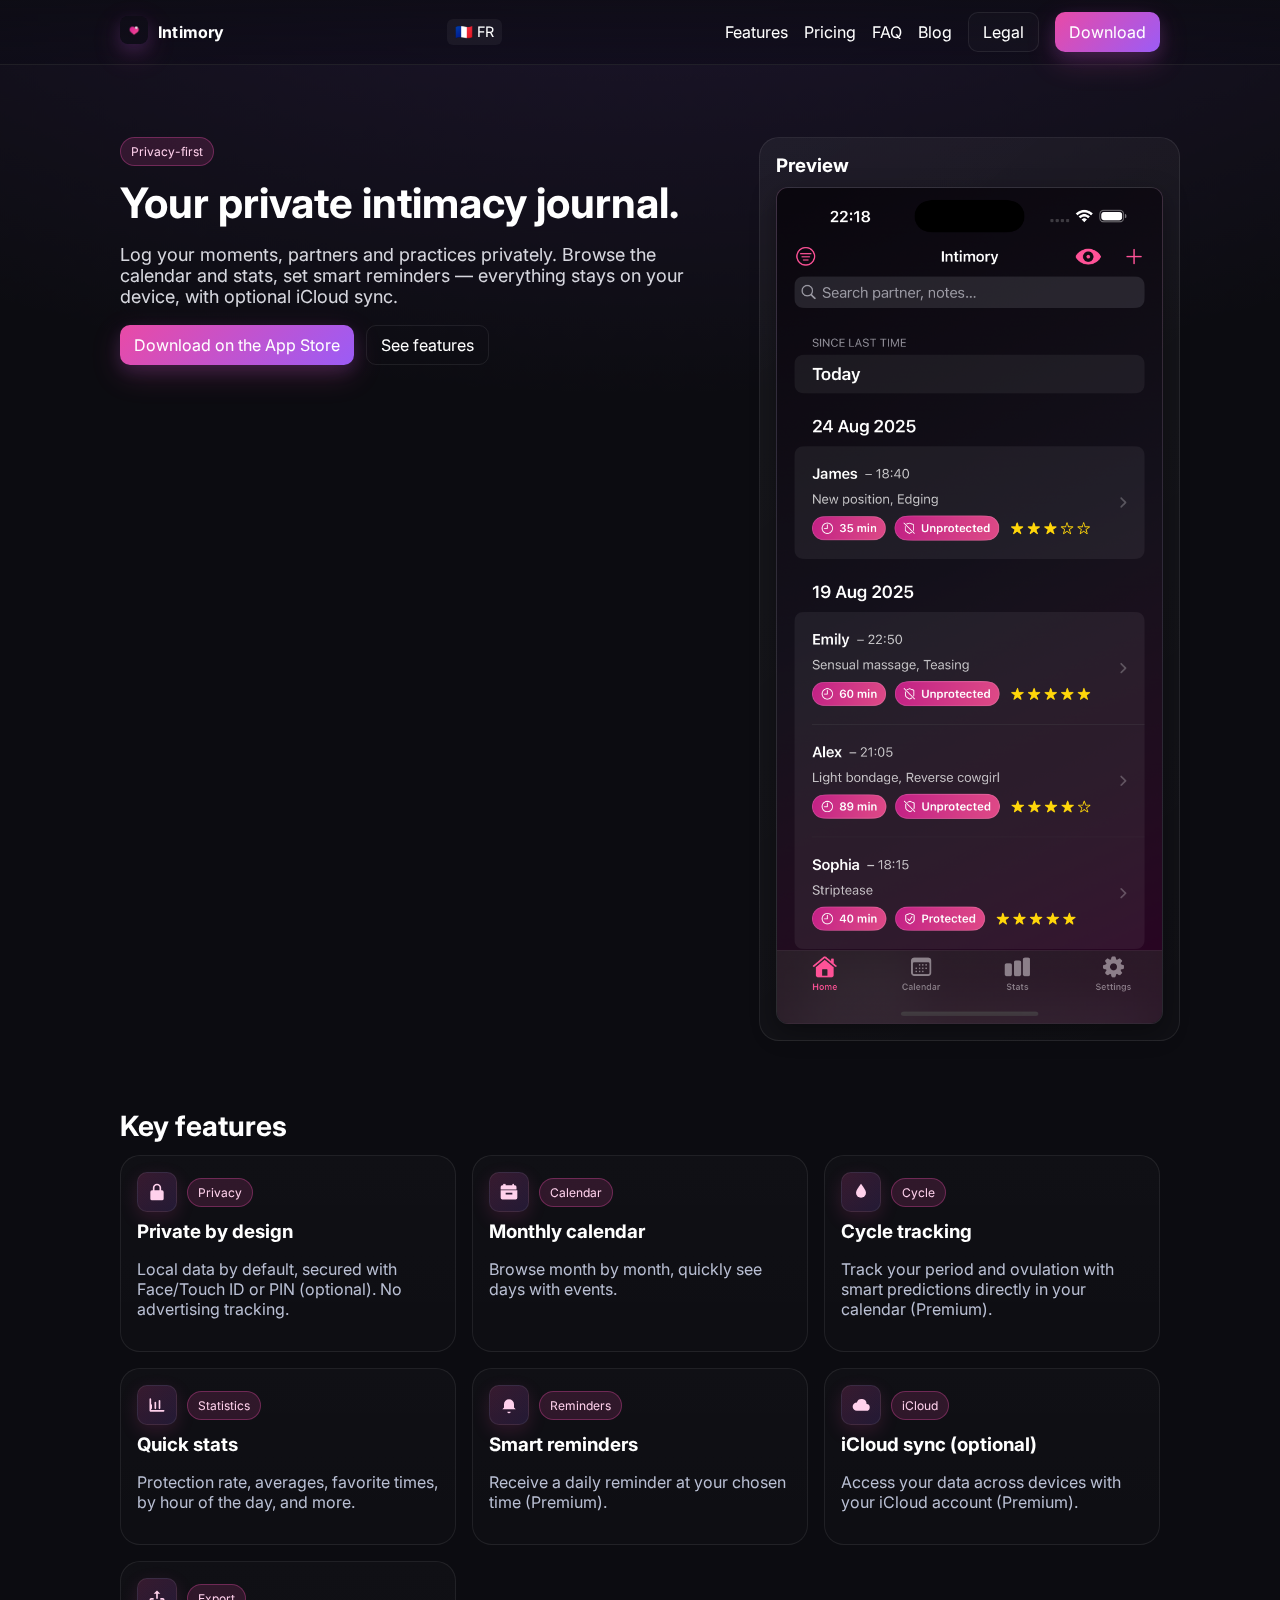
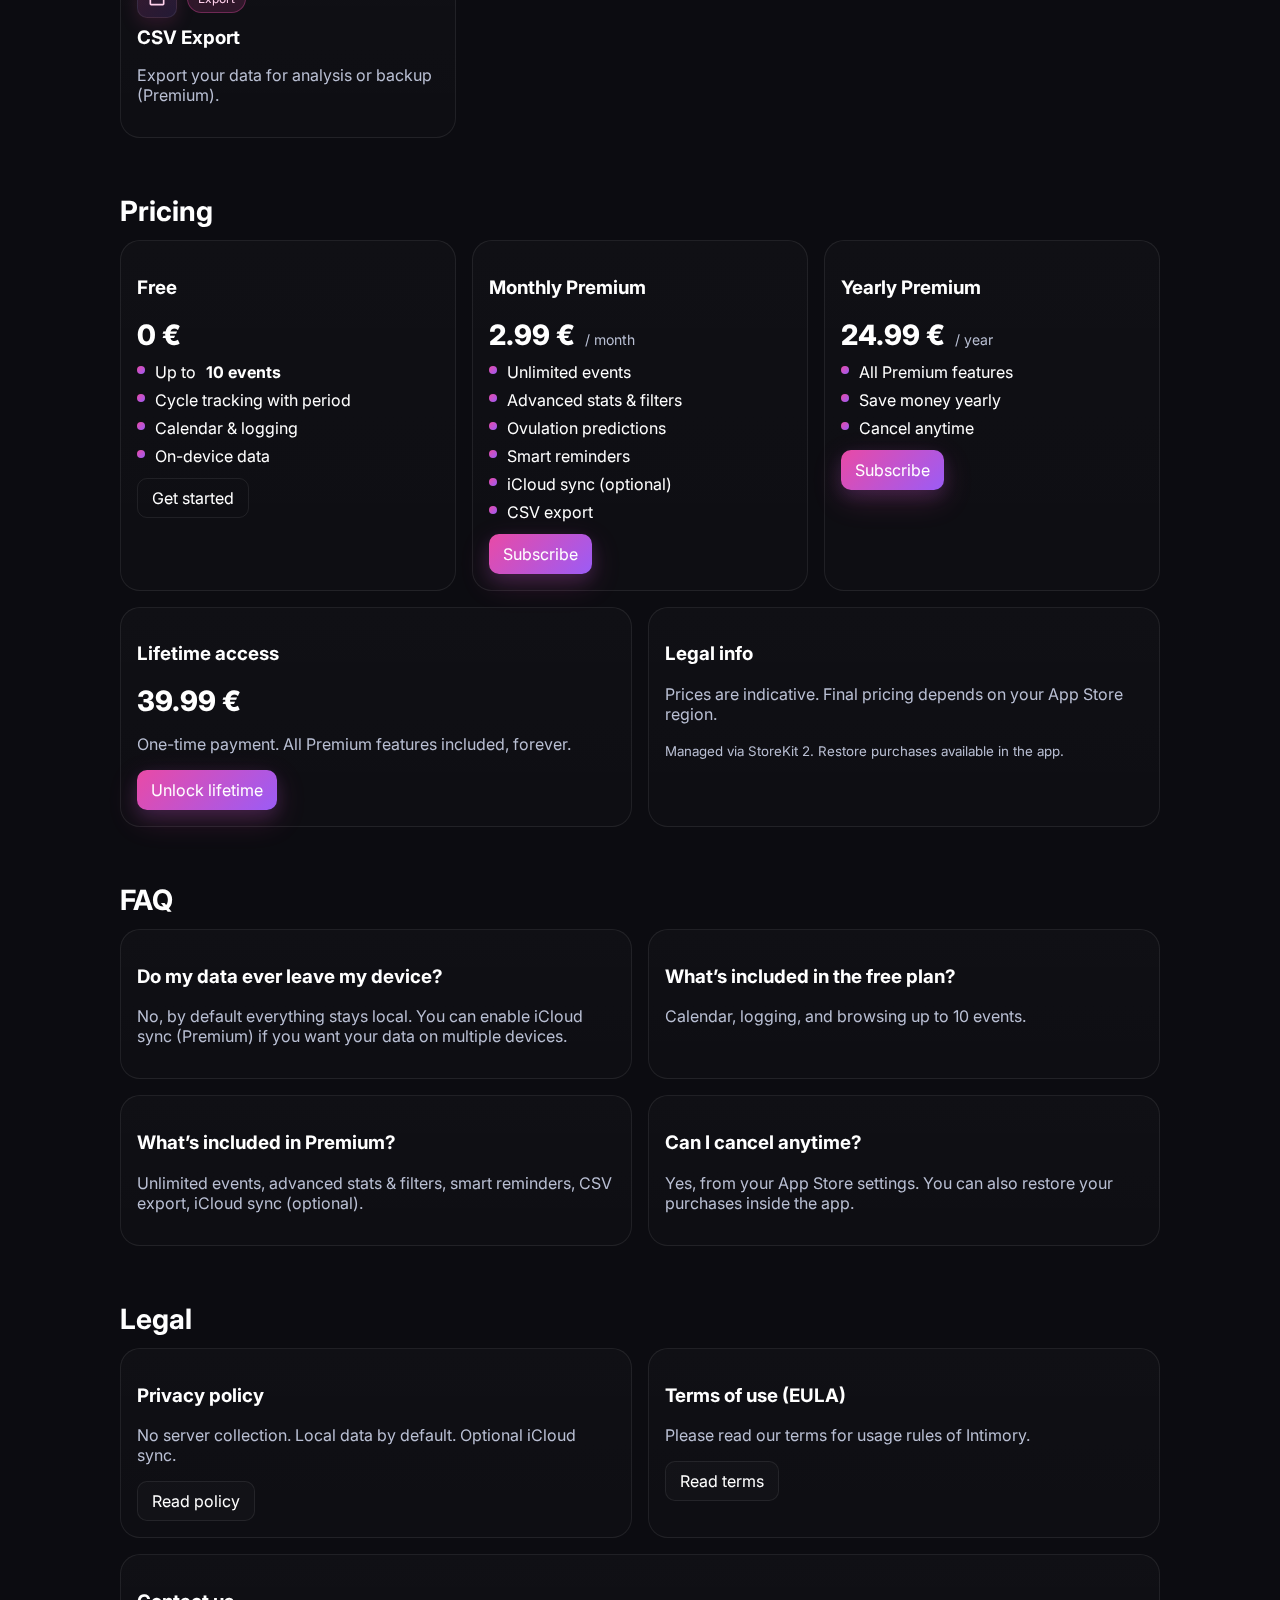
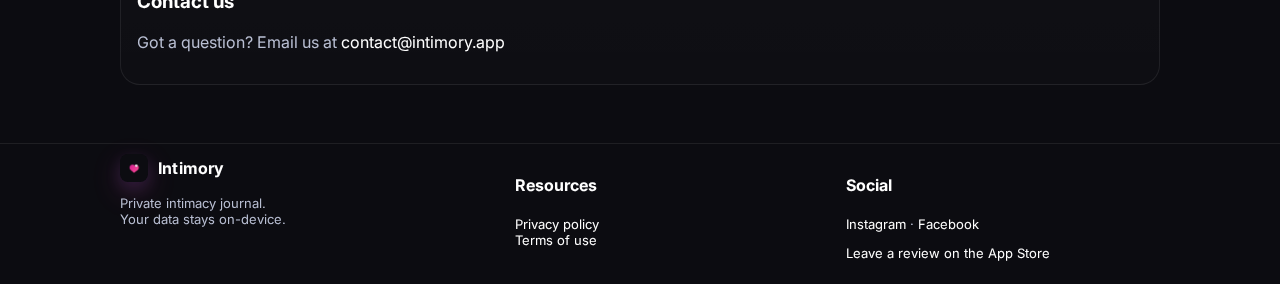
<file: index.html>
<!DOCTYPE html>
<html lang="en">

<head>
    <meta charset="utf-8" />
    <meta name="viewport" content="width=device-width, initial-scale=1" />

    <title>Intimory – Private intimacy journal for iPhone</title>
    <meta name="description"
        content="Intimory is a privacy-first iOS app: record intimate moments, partners, practices and stats securely. Data stays on-device by default, with optional iCloud sync." />

    <!-- Canonical & International -->
    <link rel="canonical" href="https://intimory.app/" />
    <link rel="alternate" hreflang="en" href="https://intimory.app/" />
    <link rel="alternate" hreflang="fr" href="https://intimory.app/fr/" />
    <link rel="alternate" hreflang="x-default" href="https://intimory.app/" />

    <!-- Favicon + Touch icon -->
    <link rel="icon" href="/assets/logo.png" type="image/png" />
    <link rel="apple-touch-icon" href="/assets/logo.png" />

    <!-- Open Graph / Social -->
    <meta property="og:site_name" content="Intimory" />
    <meta property="og:type" content="website" />
    <meta property="og:title" content="Intimory – Private intimacy journal for iPhone" />
    <meta property="og:description"
        content="Log your intimate moments securely. On-device data by default, optional iCloud sync, stats, reminders and CSV export." />
    <meta property="og:url" content="https://intimory.app/" />
    <meta property="og:image" content="https://intimory.app/assets/og-image.jpg" />
    <meta property="og:image:width" content="1200" />
    <meta property="og:image:height" content="630" />
    <meta property="og:locale" content="en_US" />
    <meta property="og:locale:alternate" content="fr_FR" />
    <meta name="apple-itunes-app" content="app-id=6751414088">
    <meta property="al:ios:app_store_id" content="6751414088">
    <meta property="al:ios:app_name" content="Intimory">

    <meta name="twitter:app:name:iphone" content="Intimory">
    <meta name="twitter:app:id:iphone" content="6751414088">


    <!-- Twitter Card -->
    <meta name="twitter:card" content="summary_large_image" />
    <meta name="twitter:title" content="Intimory – Private intimacy journal for iPhone" />
    <meta name="twitter:description"
        content="Data stays on-device by default. Optional iCloud sync, advanced stats, reminders and CSV export." />
    <meta name="twitter:image" content="https://intimory.app/assets/og-image.jpg" />


    <!-- Meta Pixel Code -->
    <script>
        !function (f, b, e, v, n, t, s) {
            if (f.fbq) return; n = f.fbq = function () {
                n.callMethod ?
                    n.callMethod.apply(n, arguments) : n.queue.push(arguments)
            };
            if (!f._fbq) f._fbq = n; n.push = n; n.loaded = !0; n.version = '2.0';
            n.queue = []; t = b.createElement(e); t.async = !0;
            t.src = v; s = b.getElementsByTagName(e)[0];
            s.parentNode.insertBefore(t, s)
        }(window, document, 'script',
            'https://connect.facebook.net/en_US/fbevents.js');
        fbq('init', '768080352778758');
        fbq('track', 'PageView');
    </script>
    <noscript><img height="1" width="1" style="display:none"
            src="https://www.facebook.com/tr?id=768080352778758&ev=PageView&noscript=1" /></noscript>
    <!-- End Meta Pixel Code -->
    <!-- Google tag (gtag.js) -->
    <script async src="https://www.googletagmanager.com/gtag/js?id=G-GTFM3S7ZV4"></script>
    <script>
        window.dataLayer = window.dataLayer || [];
        function gtag() { dataLayer.push(arguments); }
        gtag('js', new Date());
        gtag('config', 'G-GTFM3S7ZV4');
    </script>

    <!-- JSON-LD (SoftwareApplication) -->
    <script type="application/ld+json">
  {
    "@context": "https://schema.org",
    "@type": "SoftwareApplication",
    "name": "Intimory",
    "operatingSystem": "iOS",
    "applicationCategory": "LifestyleApplication",
    "url": "https://intimory.app/",
    "image": "https://intimory.app/assets/og-image.jpg",
    "offers": [{
      "@type": "Offer",
      "price": "2.99",
      "priceCurrency": "EUR"
    },{
      "@type": "Offer",
      "price": "24.99",
      "priceCurrency": "EUR"
    },{
      "@type": "Offer",
      "price": "39.99",
      "priceCurrency": "EUR"
    }]
  }
  </script>

    <!-- Inter font -->
    <link rel="preconnect" href="https://fonts.googleapis.com" crossorigin>
    <link href="https://fonts.googleapis.com/css2?family=Inter:wght@400;500;600;700;800&display=swap" rel="stylesheet">

    <!-- Polices -->
    <link rel="preconnect" href="https://fonts.googleapis.com" crossorigin>
    <link href="https://fonts.googleapis.com/css2?family=Inter:wght@400;500;600;700;800&display=swap" rel="stylesheet">

    <!-- CSS partagé -->
    <link rel="stylesheet" href="/site.css?v=1">

    <!-- Scripts -->
    <script src="/site.js" defer></script>
</head>

<body>

    <!-- Header -->
    <header>
        <div class="container nav">
            <div class="brand">
                <a href="/">
                    <img src="/assets/logo.png" alt="Intimory logo">
                </a>
                <a href="/"><span>Intimory</span></a>
            </div>

            <!-- Right side: language + burger -->
            <div class="nav-actions">
                <a class="lang-switch" href="/fr/" aria-label="Voir le site en français">🇫🇷 FR</a>
                <button class="burger" aria-label="Menu" aria-expanded="false" aria-controls="primary-nav">☰</button>
            </div>

            <nav id="primary-nav" class="navlinks" aria-label="Primary navigation">
                <a href="#features">Features</a>
                <a href="#pricing">Pricing</a>
                <a href="#faq">FAQ</a>
                <a href="/blog">Blog</a>
                <a class="btn" href="#legal">Legal</a>
                <a class="btn btn-primary" href="https://apps.apple.com/app/id6751414088" rel="noopener">Download</a>
            </nav>
        </div>
    </header>

    <!-- Hero -->
    <div class="container hero">
        <div class="hero-grid">
            <div style="padding-left: 20px;">
                <span class="badge">Privacy-first</span>
                <h1>Your private intimacy journal.</h1>
                <p class="lead">Log your moments, partners and practices privately. Browse the calendar and stats, set
                    smart reminders — everything stays on your device, with optional iCloud sync.</p>
                <div class="cta">
                    <a class="btn btn-primary" href="https://apps.apple.com/app/id6751414088"
                        aria-label="Download Intimory on the App Store" rel="noopener">
                        Download on the App Store
                    </a>
                    <a class="btn btn-ghost" href="#features">See features</a>
                </div>
            </div>
            <!-- Preview card (EN) -->
            <div class="card glass">
                <h3 class="card-title">Preview</h3>

                <!-- Phone mockup frame -->
                <figure class="mockup">
                    <img src="./assets/mockuphomeen.png" alt="Intimory app screenshot (English version)" />
                </figure>
            </div>
        </div>
    </div>

    <!-- Features -->
    <section id="features">
        <div class="container">
            <h2>Key features</h2>

            <!-- Row 1 -->
            <div class="grid-3">
                <!-- Privacy -->
                <div class="card feature">
                    <div class="head">
                        <span class="feat-icon" aria-hidden="true">
                            <!-- lock -->
                            <svg viewBox="0 0 24 24">
                                <path
                                    d="M12 2a5 5 0 0 0-5 5v3H6a2 2 0 0 0-2 2v8a2 2 0 0 0 2 2h12a2 2 0 0 0 2-2v-8a2 2 0 0 0-2-2h-1V7a5 5 0 0 0-5-5Zm3 8H9V7a3 3 0 0 1 6 0v3Z" />
                            </svg>
                        </span>
                        <span class="badge">Privacy</span>
                    </div>
                    <h3>Private by design</h3>
                    <p class="muted">Local data by default, secured with Face/Touch ID or PIN (optional). No advertising
                        tracking.</p>
                </div>

                <!-- Calendar -->
                <div class="card feature">
                    <div class="head">
                        <span class="feat-icon" aria-hidden="true">
                            <!-- calendar -->
                            <svg viewBox="0 0 24 24">
                                <path
                                    d="M7 2a1 1 0 0 1 1 1v1h8V3a1 1 0 1 1 2 0v1h1a2 2 0 0 1 2 2v3H2V6a2 2 0 0 1 2-2h1V3a1 1 0 1 1 2 0v1Zm15 8v9a2 2 0 0 1-2 2H4a2 2 0 0 1-2-2v-9h20Zm-6 3H8v2h8v-2Z" />
                            </svg>
                        </span>
                        <span class="badge">Calendar</span>
                    </div>
                    <h3>Monthly calendar</h3>
                    <p class="muted">Browse month by month, quickly see days with events.</p>
                </div>

                <!-- NEW: Cycle tracking -->
                <div class="card feature">
                    <div class="head">
                        <span class="feat-icon" aria-hidden="true">
                            <!-- simple droplet/teardrop icon -->
                            <svg viewBox="0 0 24 24">
                                <path d="M12 2c3.5 4.7 6 8.4 6 11a6 6 0 1 1-12 0c0-2.6 2.5-6.3 6-11z" />
                            </svg>
                        </span>
                        <span class="badge">Cycle</span>
                    </div>
                    <h3>Cycle tracking</h3>
                    <p class="muted">Track your period and ovulation with smart predictions directly in your calendar
                        (Premium).</p>
                </div>
            </div>

            <!-- Row 2 -->
            <div class="grid-3 mt-16">
                <!-- Statistics -->
                <div class="card feature">
                    <div class="head">
                        <span class="feat-icon" aria-hidden="true">
                            <!-- chart -->
                            <svg viewBox="0 0 24 24">
                                <path
                                    d="M4 20a1 1 0 0 1-1-1V5a1 1 0 1 1 2 0v13h15a1 1 0 1 1 0 2H4Zm5-4V9a1 1 0 0 1 2 0v7a1 1 0 1 1-2 0Zm5 0v-9a1 1 0 1 1 2 0v9a1 1 0 1 1-2 0Zm-10 0v-4a1 1 0 1 1 2 0v4a1 1 0 1 1-2 0Z" />
                            </svg>
                        </span>
                        <span class="badge">Statistics</span>
                    </div>
                    <h3>Quick stats</h3>
                    <p class="muted">Protection rate, averages, favorite times, by hour of the day, and more.</p>
                </div>

                <!-- Reminders -->
                <div class="card feature">
                    <div class="head">
                        <span class="feat-icon" aria-hidden="true">
                            <!-- bell -->
                            <svg viewBox="0 0 24 24">
                                <path
                                    d="M12 22a2 2 0 0 1-2-2h4a2 2 0 0 1-2 2ZM4 17h16l-2-2v-4a6 6 0 1 0-12 0v4l-2 2Z" />
                            </svg>
                        </span>
                        <span class="badge">Reminders</span>
                    </div>
                    <h3>Smart reminders</h3>
                    <p class="muted">Receive a daily reminder at your chosen time (Premium).</p>
                </div>

                <!-- iCloud -->
                <div class="card feature">
                    <div class="head">
                        <span class="feat-icon" aria-hidden="true">
                            <!-- cloud -->
                            <svg viewBox="0 0 24 24">
                                <path d="M7 19a5 5 0 0 1 0-10 6 6 0 0 1 11.7 1.8A4 4 0 1 1 18 19H7Z" />
                            </svg>
                        </span>
                        <span class="badge">iCloud</span>
                    </div>
                    <h3>iCloud sync (optional)</h3>
                    <p class="muted">Access your data across devices with your iCloud account (Premium).</p>
                </div>
            </div>

            <!-- Row 3 (single card, the grid will handle it) -->
            <div class="grid-3 mt-16">
                <!-- Export -->
                <div class="card feature">
                    <div class="head">
                        <span class="feat-icon" aria-hidden="true">
                            <!-- export / share -->
                            <svg viewBox="0 0 24 24">
                                <path
                                    d="M12 3 8 7h3v6h2V7h3l-4-4Zm-7 9a2 2 0 0 0-2 2v5a2 2 0 0 0 2 2h14a2 2 0 0 0 2-2v-5a2 2 0 0 0-2-2h-3v2h3v5H5v-5h3v-2H5Z" />
                            </svg>
                        </span>
                        <span class="badge">Export</span>
                    </div>
                    <h3>CSV Export</h3>
                    <p class="muted">Export your data for analysis or backup (Premium).</p>
                </div>
            </div>

        </div>
    </section>

    <!-- Pricing -->
    <section id="pricing">
        <div class="container">
            <h2>Pricing</h2>
            <div class="grid-3">

                <div class="card">
                    <h3>Free</h3>
                    <div class="price"><span class="big">0 €</span></div>
                    <ul class="list">
                        <li><span class="dot"></span> Up to <strong>10 events</strong></li>
                        <li><span class="dot"></span> Cycle tracking with period</li>
                        <li><span class="dot"></span> Calendar & logging</li>
                        <li><span class="dot"></span> On-device data</li>
                    </ul>
                    <div class="cta mt-12">
                        <a class="btn btn-ghost" href="https://apps.apple.com/app/id6751414088" rel="noopener">Get
                            started</a>
                    </div>
                </div>

                <div class="card">
                    <h3>Monthly Premium</h3>
                    <div class="price"><span class="big">2.99 €</span><span class="per">/ month</span></div>
                    <ul class="list">
                        <li><span class="dot"></span> Unlimited events</li>
                        <li><span class="dot"></span> Advanced stats & filters</li>
                        <li><span class="dot"></span> Ovulation predictions</li>
                        <li><span class="dot"></span> Smart reminders</li>
                        <li><span class="dot"></span> iCloud sync (optional)</li>
                        <li><span class="dot"></span> CSV export</li>
                    </ul>
                    <div class="cta mt-12">
                        <a class="btn btn-primary" href="https://apps.apple.com/app/id6751414088"
                            rel="noopener">Subscribe</a>
                    </div>
                </div>

                <div class="card">
                    <h3>Yearly Premium</h3>
                    <div class="price"><span class="big">24.99 €</span><span class="per">/ year</span></div>
                    <ul class="list">
                        <li><span class="dot"></span> All Premium features</li>
                        <li><span class="dot"></span> Save money yearly</li>
                        <li><span class="dot"></span> Cancel anytime</li>
                    </ul>
                    <div class="cta mt-12">
                        <a class="btn btn-primary" href="https://apps.apple.com/app/id6751414088"
                            rel="noopener">Subscribe</a>
                    </div>
                </div>

            </div>

            <div class="grid-2" style="margin-top:16px">
                <div class="card">
                    <h3>Lifetime access</h3>
                    <div class="price"><span class="big">39.99 €</span></div>
                    <p class="muted">One-time payment. All Premium features included, forever.</p>
                    <div class="cta mt-12">
                        <a class="btn btn-primary" href="https://apps.apple.com/app/id6751414088" rel="noopener">Unlock
                            lifetime</a>
                    </div>
                </div>
                <div class="card legal">
                    <h3>Legal info</h3>
                    <p class="muted">Prices are indicative. Final pricing depends on your App Store region.</p>
                    <small class="muted">Managed via StoreKit 2. Restore purchases available in the app.</small>
                </div>
            </div>
        </div>
    </section>

    <!-- FAQ -->
    <section id="faq">
        <div class="container">
            <h2>FAQ</h2>
            <div class="grid-2">
                <div class="card">
                    <h3>Do my data ever leave my device?</h3>
                    <p class="muted">No, by default everything stays local. You can enable iCloud sync (Premium) if you
                        want your data on multiple devices.</p>
                </div>
                <div class="card">
                    <h3>What’s included in the free plan?</h3>
                    <p class="muted">Calendar, logging, and browsing up to 10 events.</p>
                </div>
                <div class="card">
                    <h3>What’s included in Premium?</h3>
                    <p class="muted">Unlimited events, advanced stats & filters, smart reminders, CSV export, iCloud
                        sync (optional).</p>
                </div>
                <div class="card">
                    <h3>Can I cancel anytime?</h3>
                    <p class="muted">Yes, from your App Store settings. You can also restore your purchases inside the
                        app.</p>
                </div>
            </div>
        </div>
    </section>

    <!-- Legal / Contact -->
    <section id="legal">
        <div class="container">
            <h2>Legal</h2>
            <div class="grid-2">
                <div class="card">
                    <h3>Privacy policy</h3>
                    <p class="muted">No server collection. Local data by default. Optional iCloud sync.</p>
                    <a class="btn" href="/privacy.html">Read policy</a>
                </div>
                <div class="card">
                    <h3>Terms of use (EULA)</h3>
                    <p class="muted">Please read our terms for usage rules of Intimory.</p>
                    <a class="btn" href="/terms.html">Read terms</a>
                </div>
            </div>
            <div class="card" style="margin-top:16px">
                <h3>Contact us</h3>
                <p class="muted">Got a question? Email us at <a
                        href="mailto:contact@intimory.app">contact@intimory.app</a></p>
            </div>
        </div>
    </section>

    <!-- Footer -->
    <footer>
        <div class="container footer-grid">
            <div>
                <div class="brand">
                    <img src="/assets/logo.png" alt="Intimory logo" />
                    <span>Intimory</span>
                </div>
                <p class="small">Private intimacy journal.<br />Your data stays on-device.</p>
            </div>
            <div>
                <h4>Resources</h4>
                <p class="small"><a href="/privacy.html">Privacy policy</a><br /><a href="/terms.html">Terms of use</a>
                </p>
            </div>
            <div>
                <h4>Social</h4>
                <p class="small">
                    <a href="https://instagram.com/intimory.app" target="_blank" rel="noopener">Instagram</a> ·
                    <a href="https://www.facebook.com/people/Intimory/61579726661295/" target="_blank"
                        rel="noopener">Facebook</a>
                </p>
                <p class="small">
                    <a href="https://apps.apple.com/app/id6751414088?action=write-review" target="_blank"
                        rel="noopener">
                        Leave a review on the App Store
                    </a>
                </p>
            </div>
        </div>
    </footer>

    <script>
        try { localStorage.setItem("langPref", "en"); } catch (e) { }
    </script>

    <!-- <div id="cookie-root"></div>
    <script src="app-analytics.js" defer></script> -->
</body>

</html>
</file>
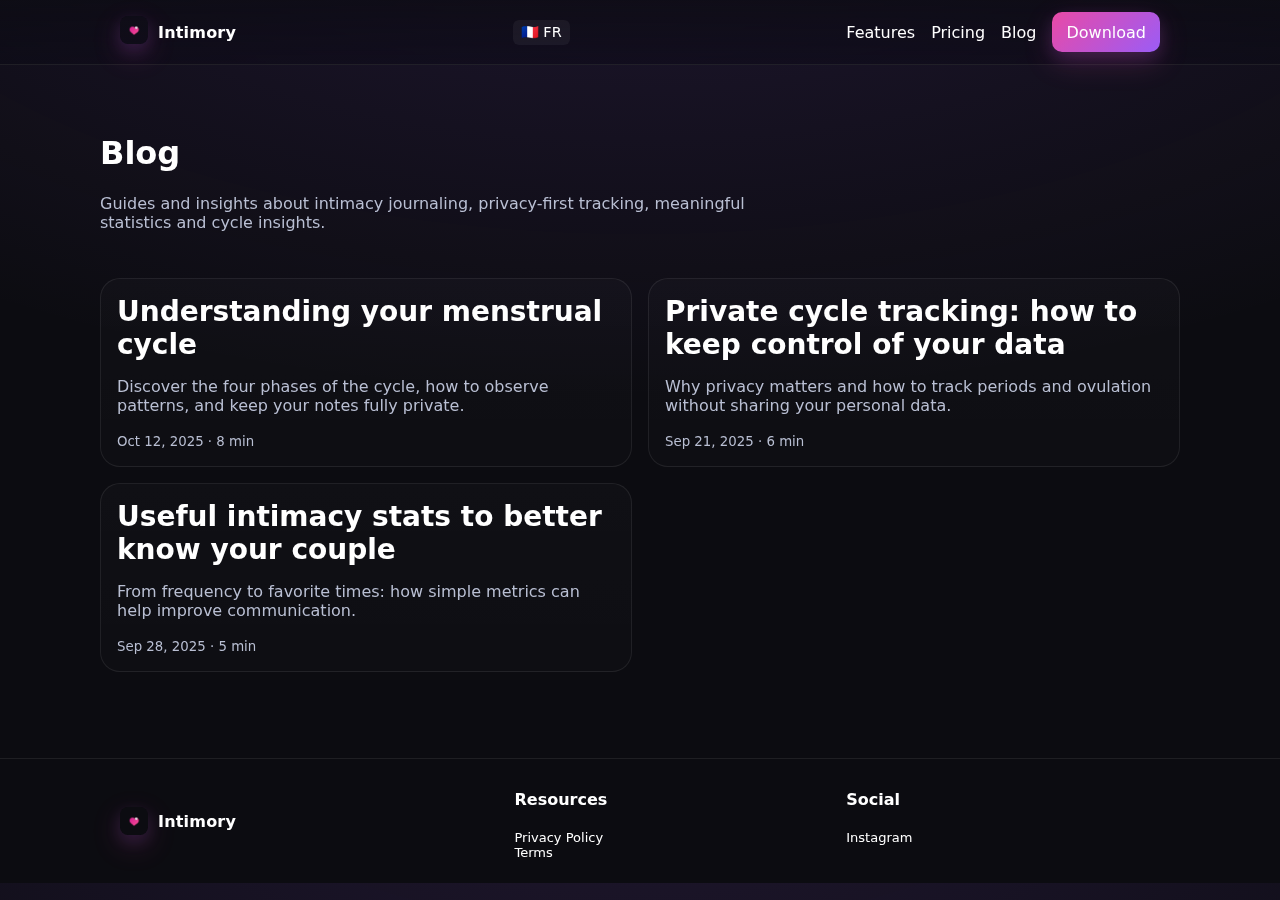
<file: blog/index.html>
<!DOCTYPE html>
<html lang="en">
<head>
  <meta charset="utf-8" />
  <meta name="viewport" content="width=device-width, initial-scale=1" />

  <title>Blog – Intimory</title>
  <meta name="description" content="Articles about intimacy journaling, privacy-first tracking, cycle insights and couples’ well-being." />

  <!-- Canonical & International -->
  <link rel="canonical" href="https://intimory.app/blog/" />
  <link rel="alternate" hreflang="en" href="https://intimory.app/blog/" />
  <link rel="alternate" hreflang="fr" href="https://intimory.app/fr/blog/" />
  <link rel="alternate" hreflang="x-default" href="https://intimory.app/blog/" />

  <!-- Icons -->
  <link rel="icon" href="/assets/logo.png" type="image/png" />
  <link rel="apple-touch-icon" href="/assets/logo.png" />

  <!-- Open Graph -->
  <meta property="og:site_name" content="Intimory" />
  <meta property="og:type" content="website" />
  <meta property="og:title" content="Intimory Blog" />
  <meta property="og:description" content="Guides and insights about private intimacy tracking and cycle statistics." />
  <meta property="og:url" content="https://intimory.app/blog/" />
  <meta property="og:image" content="https://intimory.app/assets/og-image.jpg" />
  <meta property="og:image:width" content="1200" />
  <meta property="og:image:height" content="630" />

  <!-- Styles -->
  <link rel="stylesheet" href="/site.css?v=1" />
</head>
<body>

  <!-- Header (light version) -->
  <header>
    <div class="container nav">
      <div class="brand">
        <a href="/"><img src="/assets/logo.png" alt="Intimory logo" /></a>
        <a href="/"><span>Intimory</span></a>
      </div>
      <div class="nav-actions">
        <a class="lang-switch" href="/fr/blog/" aria-label="Voir le blog en français">🇫🇷 FR</a>
        <button class="burger" aria-label="Menu" aria-expanded="false" aria-controls="primary-nav">☰</button>
      </div>
      <nav id="primary-nav" class="navlinks" aria-label="Primary navigation">
        <a href="/#features">Features</a>
        <a href="/#pricing">Pricing</a>
        <a href="/blog/" aria-current="page">Blog</a>
        <a class="btn btn-primary" href="https://apps.apple.com/app/id6751414088" rel="noopener">Download</a>
      </nav>
    </div>
  </header>

  <main class="container" style="padding:48px 0 28px">
    <h1>Blog</h1>
    <p class="muted" style="max-width:720px">
      Guides and insights about intimacy journaling, privacy-first tracking, meaningful statistics and cycle insights.
    </p>

    <section class="grid-2" style="margin-top:18px">
      <!-- Card #1 (example) -->
      <article class="card">
        <h2 style="margin:0 0 6px">
          <a href="/blog/menstrual-cycle-guide/">Understanding your menstrual cycle</a>
        </h2>
        <p class="muted">Discover the four phases of the cycle, how to observe patterns, and keep your notes fully private.</p>
        <small class="muted">Oct 12, 2025 · 8 min</small>
      </article>

      <!-- Card #2 (example) -->
      <article class="card">
        <h2 style="margin:0 0 6px">
          <a href="/blog/private-cycle-tracking/">Private cycle tracking: how to keep control of your data</a>
        </h2>
        <p class="muted">Why privacy matters and how to track periods and ovulation without sharing your personal data.</p>
        <small class="muted">Sep 21, 2025 · 6 min</small>
      </article>

      <!-- Card #3 (example) -->
      <article class="card">
        <h2 style="margin:0 0 6px">
          <a href="/blog/intimacy-stats-couples/">Useful intimacy stats to better know your couple</a>
        </h2>
        <p class="muted">From frequency to favorite times: how simple metrics can help improve communication.</p>
        <small class="muted">Sep 28, 2025 · 5 min</small>
      </article>

      <!-- Duplicate cards as you add posts -->
    </section>
  </main>

  <footer>
    <div class="container footer-grid">
      <div class="brand"><img src="/assets/logo.png" alt="Intimory" /><span>Intimory</span></div>
      <div><h4>Resources</h4><p class="small"><a href="/privacy.html">Privacy Policy</a><br><a href="/terms.html">Terms</a></p></div>
      <div><h4>Social</h4><p class="small"><a href="https://instagram.com/intimory.app" target="_blank" rel="noopener">Instagram</a></p></div>
    </div>
  </footer>

  <!-- Optional: remember language -->
  <script>try{localStorage.setItem("langPref","en")}catch(e){}</script>
  <script>
    // burger for mobile nav
    document.querySelector(".burger")?.addEventListener("click", () => {
      document.getElementById("primary-nav")?.classList.toggle("active");
    });
  </script>
</body>
</html>
</file>
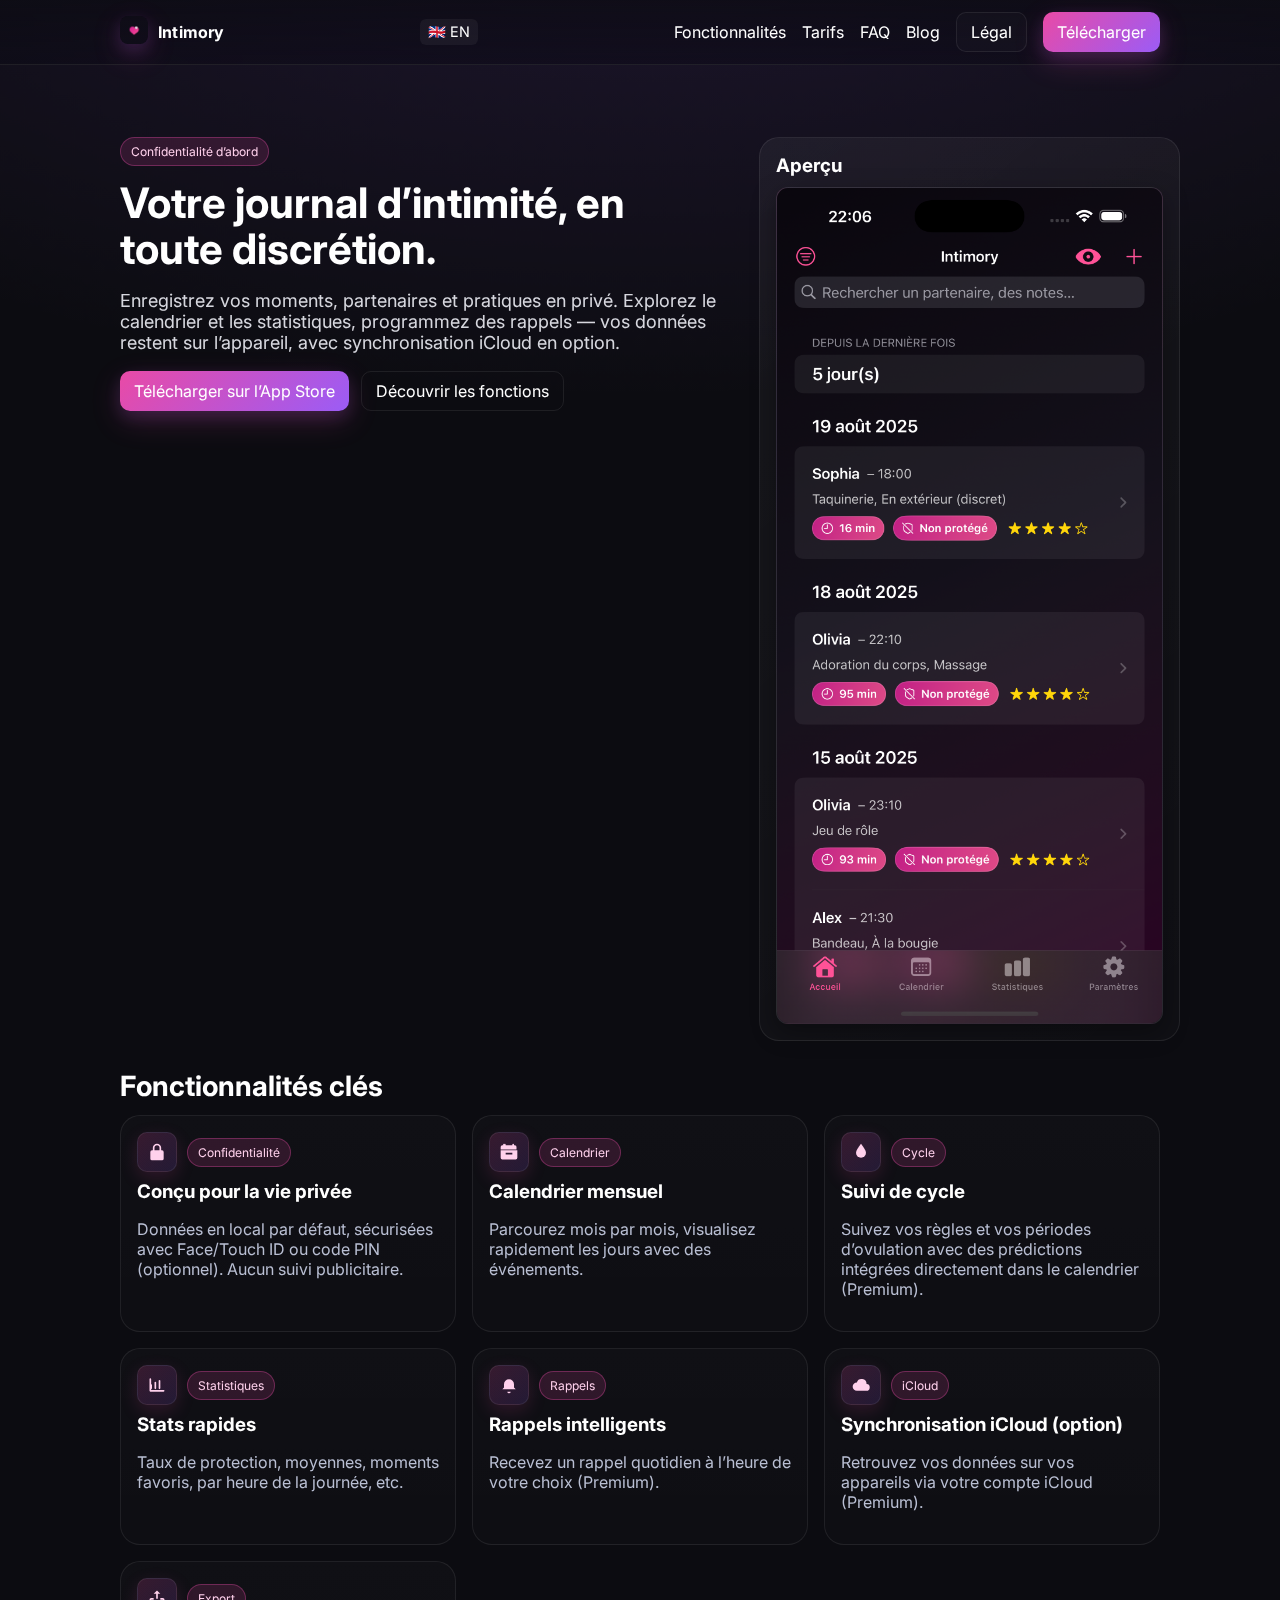
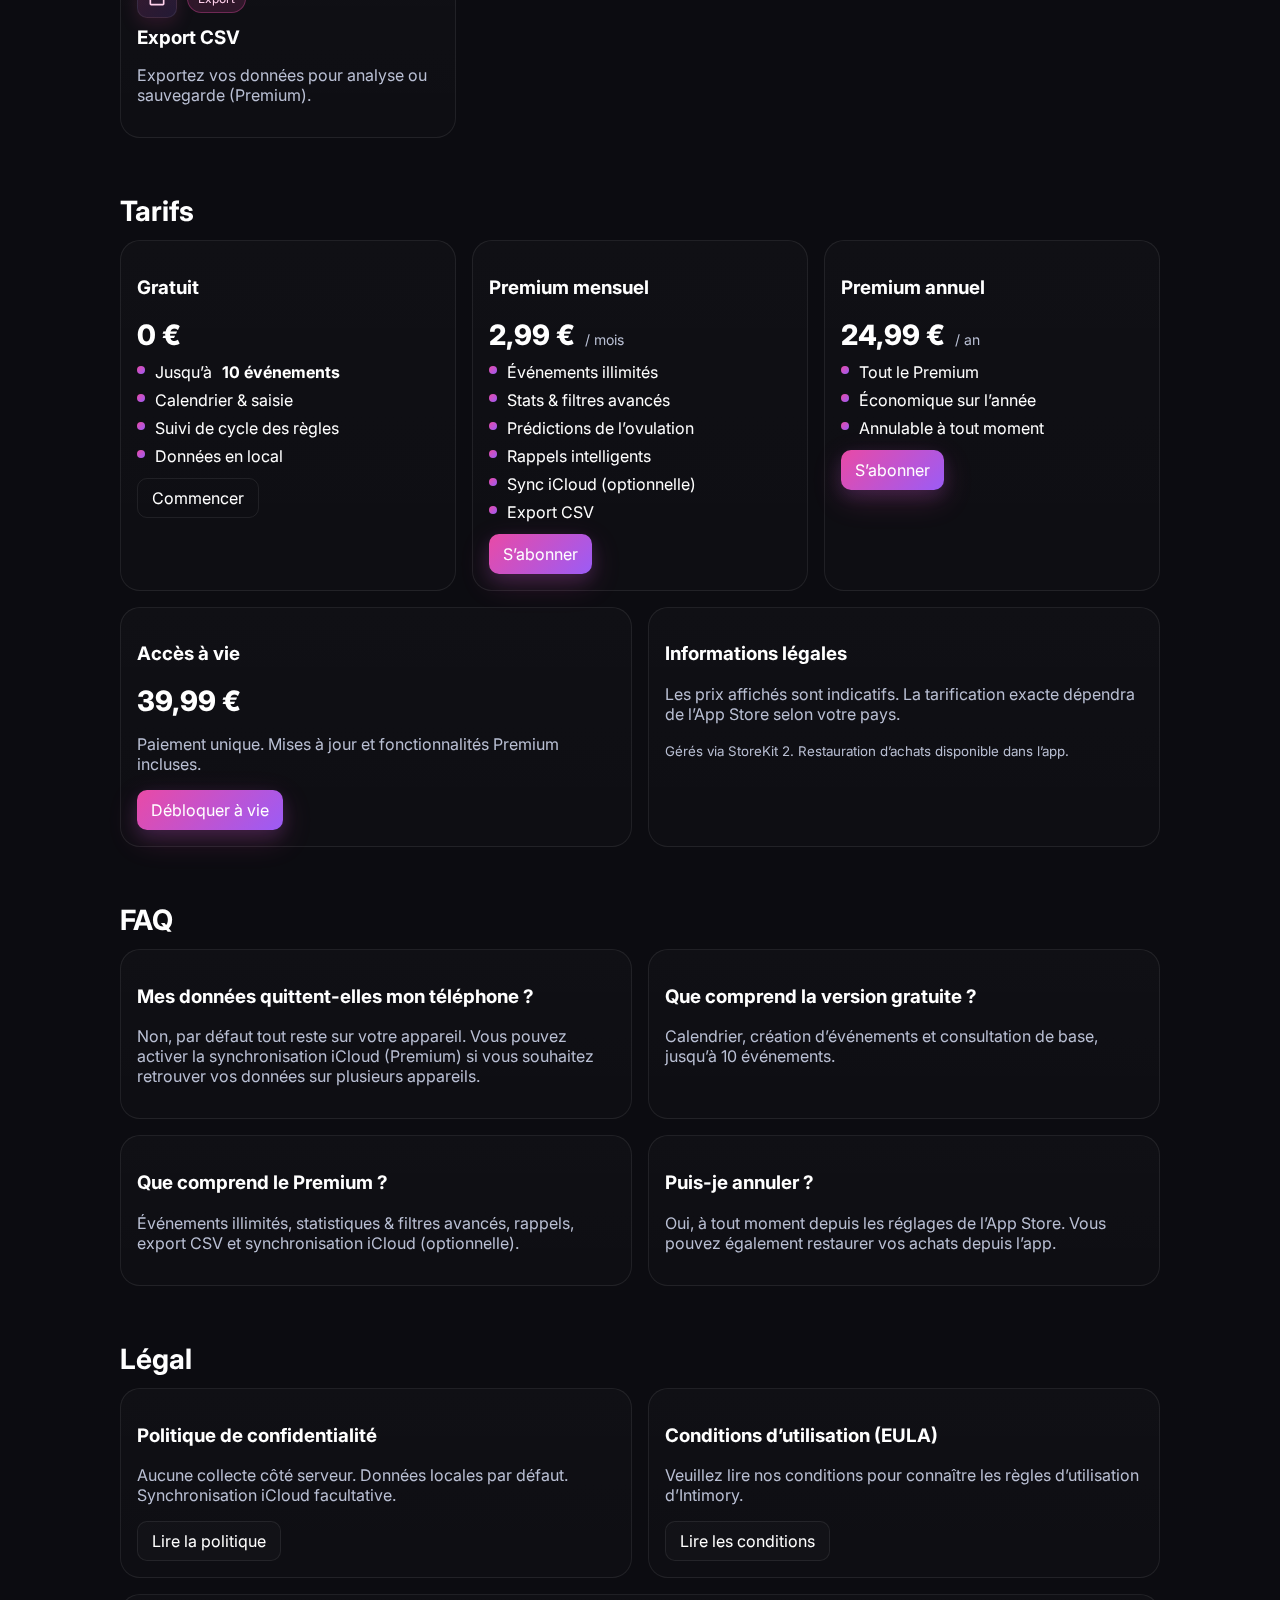
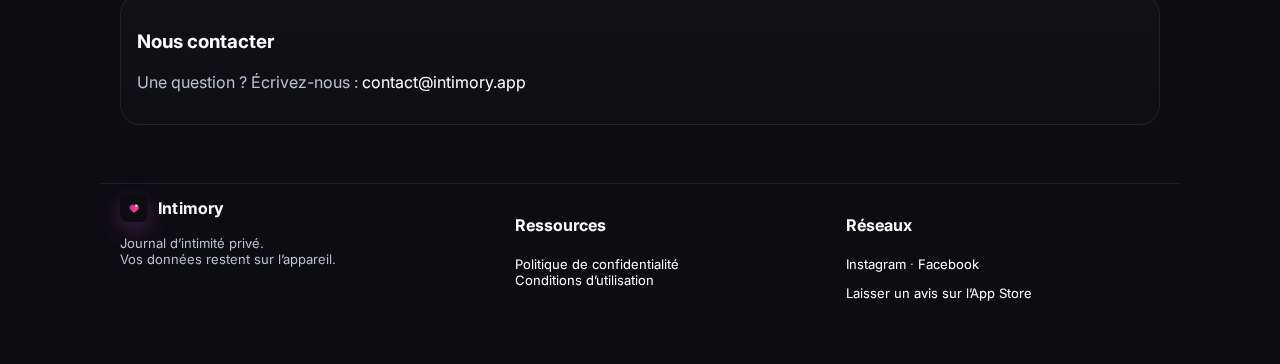
<file: fr/index.html>
<!DOCTYPE html>
<html lang="fr">

<head>
  <meta charset="utf-8" />
  <meta name="viewport" content="width=device-width, initial-scale=1" />

  <title>Intimory – Journal d’intimité privé pour iPhone</title>
  <meta name="description"
    content="Intimory est une app iOS pensée pour la confidentialité : consignez vos moments intimes, partenaires, pratiques et statistiques en toute sécurité. Données en local par défaut, synchronisation iCloud en option." />

  <!-- Canonical & International -->
  <link rel="canonical" href="https://intimory.app/fr/" />
  <link rel="alternate" hreflang="en" href="https://intimory.app/" />
  <link rel="alternate" hreflang="fr" href="https://intimory.app/fr/" />
  <link rel="alternate" hreflang="x-default" href="https://intimory.app/" />

  <!-- Favicon + Touch icon -->
  <link rel="icon" href="/assets/logo.png" type="image/png" />
  <link rel="apple-touch-icon" href="/assets/logo.png" />

  <!-- Open Graph / Social -->
  <meta property="og:site_name" content="Intimory" />
  <meta property="og:type" content="website" />
  <meta property="og:title" content="Intimory – Journal d’intimité privé pour iPhone" />
  <meta property="og:description"
    content="Consignez vos moments intimes et accédez à vos statistiques en toute sécurité. Données en local, iCloud en option." />
  <meta property="og:url" content="https://intimory.app/fr/" />
  <meta property="og:image" content="https://intimory.app/assets/og-image.jpg" />
  <meta property="og:image:width" content="1200" />
  <meta property="og:image:height" content="630" />
  <meta property="og:locale" content="fr_FR" />
  <meta property="og:locale:alternate" content="en_US" />
  <meta name="apple-itunes-app" content="app-id=6751414088">
  <meta property="al:ios:app_store_id" content="6751414088">
  <meta property="al:ios:app_name" content="Intimory">

  <meta name="twitter:app:name:iphone" content="Intimory">
  <meta name="twitter:app:id:iphone" content="6751414088">

  <!-- Twitter Card (optionnel mais utile) -->
  <meta name="twitter:card" content="summary_large_image" />
  <meta name="twitter:title" content="Intimory – Journal d’intimité privé pour iPhone" />
  <meta name="twitter:description"
    content="Données en local par défaut, synchronisation iCloud en option. Statistiques, rappels, export CSV…" />
  <meta name="twitter:image" content="https://intimory.app/assets/og-image.jpg" />

  <!-- Meta Pixel Code -->
  <script>
    !function (f, b, e, v, n, t, s) {
      if (f.fbq) return; n = f.fbq = function () {
        n.callMethod ?
          n.callMethod.apply(n, arguments) : n.queue.push(arguments)
      };
      if (!f._fbq) f._fbq = n; n.push = n; n.loaded = !0; n.version = '2.0';
      n.queue = []; t = b.createElement(e); t.async = !0;
      t.src = v; s = b.getElementsByTagName(e)[0];
      s.parentNode.insertBefore(t, s)
    }(window, document, 'script',
      'https://connect.facebook.net/en_US/fbevents.js');
    fbq('init', '768080352778758');
    fbq('track', 'PageView');
  </script>
  <noscript><img height="1" width="1" style="display:none"
      src="https://www.facebook.com/tr?id=768080352778758&ev=PageView&noscript=1" /></noscript>
  <!-- End Meta Pixel Code -->
  <!-- Google tag (gtag.js) -->
  <script async src="https://www.googletagmanager.com/gtag/js?id=G-GTFM3S7ZV4"></script>
  <script>
    window.dataLayer = window.dataLayer || [];
    function gtag() { dataLayer.push(arguments); }
    gtag('js', new Date());
    gtag('config', 'G-GTFM3S7ZV4');
  </script>

  <!-- JSON-LD (SoftwareApplication) -->
  <script type="application/ld+json">
  {
    "@context": "https://schema.org",
    "@type": "SoftwareApplication",
    "name": "Intimory",
    "operatingSystem": "iOS",
    "applicationCategory": "LifestyleApplication",
    "url": "https://intimory.app/",
    "image": "https://intimory.app/assets/og-image.jpg",
    "offers": {
      "@type": "AggregateOffer",
      "priceCurrency": "EUR",
      "lowPrice": "2.99",
      "highPrice": "39.99"
    }
  }
  </script>


  <!-- Inter (CDN) -->
  <link rel="preconnect" href="https://fonts.googleapis.com" crossorigin>
  <link href="https://fonts.googleapis.com/css2?family=Inter:wght@400;500;600;700;800&display=swap" rel="stylesheet">

  <!-- Polices -->
  <link rel="preconnect" href="https://fonts.googleapis.com" crossorigin>
  <link href="https://fonts.googleapis.com/css2?family=Inter:wght@400;500;600;700;800&display=swap" rel="stylesheet">

  <!-- CSS partagé -->
  <link rel="stylesheet" href="/site.css?v=1">

  <!-- Scripts -->
  <script src="/site.js" defer></script>
</head>

<body>

  <!-- Header -->
  <header>
    <div class="container nav">
      <div class="brand">
        <a href="/fr/">
          <img src="/assets/logo.png" alt="Logo Intimory">
        </a>
        <a href="/fr/"><span>Intimory</span></a>
      </div>

      <!-- À droite : langue + burger -->
      <div class="nav-actions">
        <a class="lang-switch" href="/" aria-label="View the site in English">🇬🇧 EN</a>
        <button class="burger" aria-label="Menu" aria-expanded="false" aria-controls="primary-nav">☰</button>
      </div>

      <nav id="primary-nav" class="navlinks" aria-label="Navigation principale">
        <a href="#fonctionnalites">Fonctionnalités</a>
        <a href="#tarifs">Tarifs</a>
        <a href="#faq">FAQ</a>
        <a href="/fr/blog">Blog</a>
        <a class="btn" href="#legal">Légal</a>
        <a class="btn btn-primary" href="https://apps.apple.com/app/id6751414088" rel="noopener">Télécharger</a>
      </nav>
    </div>
  </header>

  <!-- Hero -->
  <div class="container hero">
    <div class="hero-grid">
      <div style="padding-left: 20px;">
        <span class="badge">Confidentialité d’abord</span>
        <h1>Votre journal d’intimité, en toute discrétion.</h1>
        <p class="lead">
          Enregistrez vos moments, partenaires et pratiques en privé. Explorez le calendrier et les statistiques,
          programmez des rappels — vos données restent sur l’appareil, avec synchronisation iCloud en option.
        </p>
        <div class="cta">
          <a class="btn btn-primary" href="https://apps.apple.com/app/id6751414088"
            aria-label="Télécharger Intimory sur l’App Store" rel="noopener">
            Télécharger sur l’App Store
          </a>
          <a class="btn btn-ghost" href="#fonctionnalites">Découvrir les fonctions</a>
        </div>
      </div>

      <!-- Aperçu (FR) -->
      <div class="card glass">
        <h3 class="card-title">Aperçu</h3>
        <figure class="mockup">
          <img src="/assets/mockuphomefr.png" alt="Capture d’écran de l’app Intimory (version française)" />
        </figure>
      </div>
    </div>

    <!-- Fonctionnalités -->
    <section id="fonctionnalites">
      <div class="container">
        <h2>Fonctionnalités clés</h2>

        <!-- Ligne 1 -->
        <div class="grid-3">
          <!-- Confidentialité -->
          <div class="card feature">
            <div class="head">
              <span class="feat-icon" aria-hidden="true">
                <!-- lock -->
                <svg viewBox="0 0 24 24">
                  <path
                    d="M12 2a5 5 0 0 0-5 5v3H6a2 2 0 0 0-2 2v8a2 2 0 0 0 2 2h12a2 2 0 0 0 2-2v-8a2 2 0 0 0-2-2h-1V7a5 5 0 0 0-5-5Zm3 8H9V7a3 3 0 0 1 6 0v3Z" />
                </svg>
              </span>
              <span class="badge">Confidentialité</span>
            </div>
            <h3>Conçu pour la vie privée</h3>
            <p class="muted">Données en local par défaut, sécurisées avec Face/Touch ID ou code PIN (optionnel). Aucun
              suivi publicitaire.</p>
          </div>

          <!-- Calendrier -->
          <div class="card feature">
            <div class="head">
              <span class="feat-icon" aria-hidden="true">
                <!-- calendar -->
                <svg viewBox="0 0 24 24">
                  <path
                    d="M7 2a1 1 0 0 1 1 1v1h8V3a1 1 0 1 1 2 0v1h1a2 2 0 0 1 2 2v3H2V6a2 2 0 0 1 2-2h1V3a1 1 0 1 1 2 0v1Zm15 8v9a2 2 0 0 1-2 2H4a2 2 0 0 1-2-2v-9h20Zm-6 3H8v2h8v-2Z" />
                </svg>
              </span>
              <span class="badge">Calendrier</span>
            </div>
            <h3>Calendrier mensuel</h3>
            <p class="muted">Parcourez mois par mois, visualisez rapidement les jours avec des événements.</p>
          </div>

          <!-- NOUVEAU : Suivi de cycle -->
          <div class="card feature">
            <div class="head">
              <span class="feat-icon" aria-hidden="true">
                <!-- droplet -->
                <svg viewBox="0 0 24 24">
                  <path d="M12 2c3.5 4.7 6 8.4 6 11a6 6 0 1 1-12 0c0-2.6 2.5-6.3 6-11z" />
                </svg>
              </span>
              <span class="badge">Cycle</span>
            </div>
            <h3>Suivi de cycle</h3>
            <p class="muted">Suivez vos règles et vos périodes d’ovulation avec des prédictions intégrées directement
              dans le calendrier (Premium).</p>
          </div>
        </div>

        <!-- Ligne 2 -->
        <div class="grid-3 mt-16">
          <!-- Statistiques -->
          <div class="card feature">
            <div class="head">
              <span class="feat-icon" aria-hidden="true">
                <!-- chart -->
                <svg viewBox="0 0 24 24">
                  <path
                    d="M4 20a1 1 0 0 1-1-1V5a1 1 0 1 1 2 0v13h15a1 1 0 1 1 0 2H4Zm5-4V9a1 1 0 0 1 2 0v7a1 1 0 1 1-2 0Zm5 0v-9a1 1 0 1 1 2 0v9a1 1 0 1 1-2 0Zm-10 0v-4a1 1 0 1 1 2 0v4a1 1 0 1 1-2 0Z" />
                </svg>
              </span>
              <span class="badge">Statistiques</span>
            </div>
            <h3>Stats rapides</h3>
            <p class="muted">Taux de protection, moyennes, moments favoris, par heure de la journée, etc.</p>
          </div>

          <!-- Rappels -->
          <div class="card feature">
            <div class="head">
              <span class="feat-icon" aria-hidden="true">
                <!-- bell -->
                <svg viewBox="0 0 24 24">
                  <path d="M12 22a2 2 0 0 1-2-2h4a2 2 0 0 1-2 2ZM4 17h16l-2-2v-4a6 6 0 1 0-12 0v4l-2 2Z" />
                </svg>
              </span>
              <span class="badge">Rappels</span>
            </div>
            <h3>Rappels intelligents</h3>
            <p class="muted">Recevez un rappel quotidien à l’heure de votre choix (Premium).</p>
          </div>

          <!-- iCloud -->
          <div class="card feature">
            <div class="head">
              <span class="feat-icon" aria-hidden="true">
                <!-- cloud -->
                <svg viewBox="0 0 24 24">
                  <path d="M7 19a5 5 0 0 1 0-10 6 6 0 0 1 11.7 1.8A4 4 0 1 1 18 19H7Z" />
                </svg>
              </span>
              <span class="badge">iCloud</span>
            </div>
            <h3>Synchronisation iCloud (option)</h3>
            <p class="muted">Retrouvez vos données sur vos appareils via votre compte iCloud (Premium).</p>
          </div>
        </div>

        <!-- Ligne 3 -->
        <div class="grid-3 mt-16">
          <!-- Export -->
          <div class="card feature">
            <div class="head">
              <span class="feat-icon" aria-hidden="true">
                <!-- export / share -->
                <svg viewBox="0 0 24 24">
                  <path
                    d="M12 3 8 7h3v6h2V7h3l-4-4Zm-7 9a2 2 0 0 0-2 2v5a2 2 0 0 0 2 2h14a2 2 0 0 0 2-2v-5a2 2 0 0 0-2-2h-3v2h3v5H5v-5h3v-2H5Z" />
                </svg>
              </span>
              <span class="badge">Export</span>
            </div>
            <h3>Export CSV</h3>
            <p class="muted">Exportez vos données pour analyse ou sauvegarde (Premium).</p>
          </div>
        </div>
      </div>
    </section>

    <!-- Tarifs -->
    <section id="tarifs">
      <div class="container">
        <h2>Tarifs</h2>
        <div class="grid-3">

          <div class="card">
            <h3>Gratuit</h3>
            <div class="price"><span class="big">0 €</span></div>
            <ul class="list">
              <li><span class="dot"></span> Jusqu’à <strong>10 événements</strong></li>
              <li><span class="dot"></span> Calendrier & saisie</li>
              <li><span class="dot"></span> Suivi de cycle des règles</li>
              <li><span class="dot"></span> Données en local</li>
            </ul>
            <div class="cta mt-12">
              <a class="btn btn-ghost" href="https://apps.apple.com/app/id6751414088" rel="noopener">Commencer</a>
            </div>
          </div>

          <div class="card">
            <h3>Premium mensuel</h3>
            <div class="price"><span class="big">2,99 €</span><span class="per">/ mois</span></div>
            <ul class="list">
              <li><span class="dot"></span> Événements illimités</li>
              <li><span class="dot"></span> Stats & filtres avancés</li>
              <li><span class="dot"></span> Prédictions de l’ovulation</li>
              <li><span class="dot"></span> Rappels intelligents</li>
              <li><span class="dot"></span> Sync iCloud (optionnelle)</li>
              <li><span class="dot"></span> Export CSV</li>
            </ul>
            <div class="cta mt-12">
              <a class="btn btn-primary" href="https://apps.apple.com/app/id6751414088" rel="noopener">S’abonner</a>
            </div>
          </div>

          <div class="card">
            <h3>Premium annuel</h3>
            <div class="price"><span class="big">24,99 €</span><span class="per">/ an</span></div>
            <ul class="list">
              <li><span class="dot"></span> Tout le Premium</li>
              <li><span class="dot"></span> Économique sur l’année</li>
              <li><span class="dot"></span> Annulable à tout moment</li>
            </ul>
            <div class="cta mt-12">
              <a class="btn btn-primary" href="https://apps.apple.com/app/id6751414088" rel="noopener">S’abonner</a>
            </div>
          </div>

        </div>

        <div class="grid-2" style="margin-top:16px">
          <div class="card">
            <h3>Accès à vie</h3>
            <div class="price"><span class="big">39,99 €</span></div>
            <p class="muted">Paiement unique. Mises à jour et fonctionnalités Premium incluses.</p>
            <div class="cta mt-12">
              <a class="btn btn-primary" href="https://apps.apple.com/app/id6751414088" rel="noopener">Débloquer à
                vie</a>
            </div>
          </div>
          <div class="card legal">
            <h3>Informations légales</h3>
            <p class="muted">Les prix affichés sont indicatifs. La tarification exacte dépendra de l’App Store selon
              votre pays.</p>
            <small class="muted">Gérés via StoreKit 2. Restauration d’achats disponible dans l’app.</small>
          </div>
        </div>
      </div>
    </section>

    <!-- FAQ -->
    <section id="faq">
      <div class="container">
        <h2>FAQ</h2>
        <div class="grid-2">
          <div class="card">
            <h3>Mes données quittent-elles mon téléphone ?</h3>
            <p class="muted">Non, par défaut tout reste sur votre appareil. Vous pouvez activer la synchronisation
              iCloud (Premium) si vous souhaitez retrouver vos données sur plusieurs appareils.</p>
          </div>
          <div class="card">
            <h3>Que comprend la version gratuite ?</h3>
            <p class="muted">Calendrier, création d’événements et consultation de base, jusqu’à 10 événements.</p>
          </div>
          <div class="card">
            <h3>Que comprend le Premium ?</h3>
            <p class="muted">Événements illimités, statistiques & filtres avancés, rappels, export CSV et
              synchronisation iCloud (optionnelle).</p>
          </div>
          <div class="card">
            <h3>Puis-je annuler ?</h3>
            <p class="muted">Oui, à tout moment depuis les réglages de l’App Store. Vous pouvez également restaurer vos
              achats depuis l’app.</p>
          </div>
        </div>
      </div>
    </section>

    <!-- Légal / Contact -->
    <section id="legal">
      <div class="container">
        <h2>Légal</h2>
        <div class="grid-2">
          <div class="card">
            <h3>Politique de confidentialité</h3>
            <p class="muted">Aucune collecte côté serveur. Données locales par défaut. Synchronisation iCloud
              facultative.</p>
            <a class="btn" href="/fr/privacy.html">Lire la politique</a>
          </div>
          <div class="card">
            <h3>Conditions d’utilisation (EULA)</h3>
            <p class="muted">Veuillez lire nos conditions pour connaître les règles d’utilisation d’Intimory.</p>
            <a class="btn" href="/fr/terms.html">Lire les conditions</a>
          </div>
        </div>
        <div class="card mt-16">
          <h3>Nous contacter</h3>
          <p class="muted">Une question ? Écrivez-nous : <a href="mailto:contact@intimory.app">contact@intimory.app</a>
          </p>
        </div>
      </div>
    </section>

    <!-- Footer -->
    <footer>
      <div class="container footer-grid">
        <div>
          <div class="brand">
            <img src="/assets/logo.png" alt="Logo Intimory" />
            <span>Intimory</span>
          </div>
          <p class="small">Journal d’intimité privé.<br />Vos données restent sur l’appareil.</p>
        </div>
        <div>
          <h4>Ressources</h4>
          <p class="small"><a href="/fr/privacy.html">Politique de confidentialité</a><br /><a
              href="/fr/terms.html">Conditions d’utilisation</a></p>
        </div>
        <div>
          <h4>Réseaux</h4>
          <p class="small">
            <a href="https://instagram.com/intimory.app" target="_blank" rel="noopener">Instagram</a> ·
            <a href="https://www.facebook.com/people/Intimory/61579726661295/" target="_blank"
              rel="noopener">Facebook</a>
          </p>
          <p class="small">
            <a href="https://apps.apple.com/app/id6751414088?action=write-review" target="_blank" rel="noopener">
              Laisser un avis sur l’App Store
            </a>
          </p>
        </div>
      </div>
    </footer>

    <!-- (Option) petite aide SEO : mémorise le choix FR si l’utilisateur vient de / -->
    <script>
      try { localStorage.setItem("langPref", "fr"); } catch (e) { }
    </script>

    <!-- <div id="cookie-root"></div>
    <script src="app-analytics.js" defer></script> -->
</body>

</html>
</file>
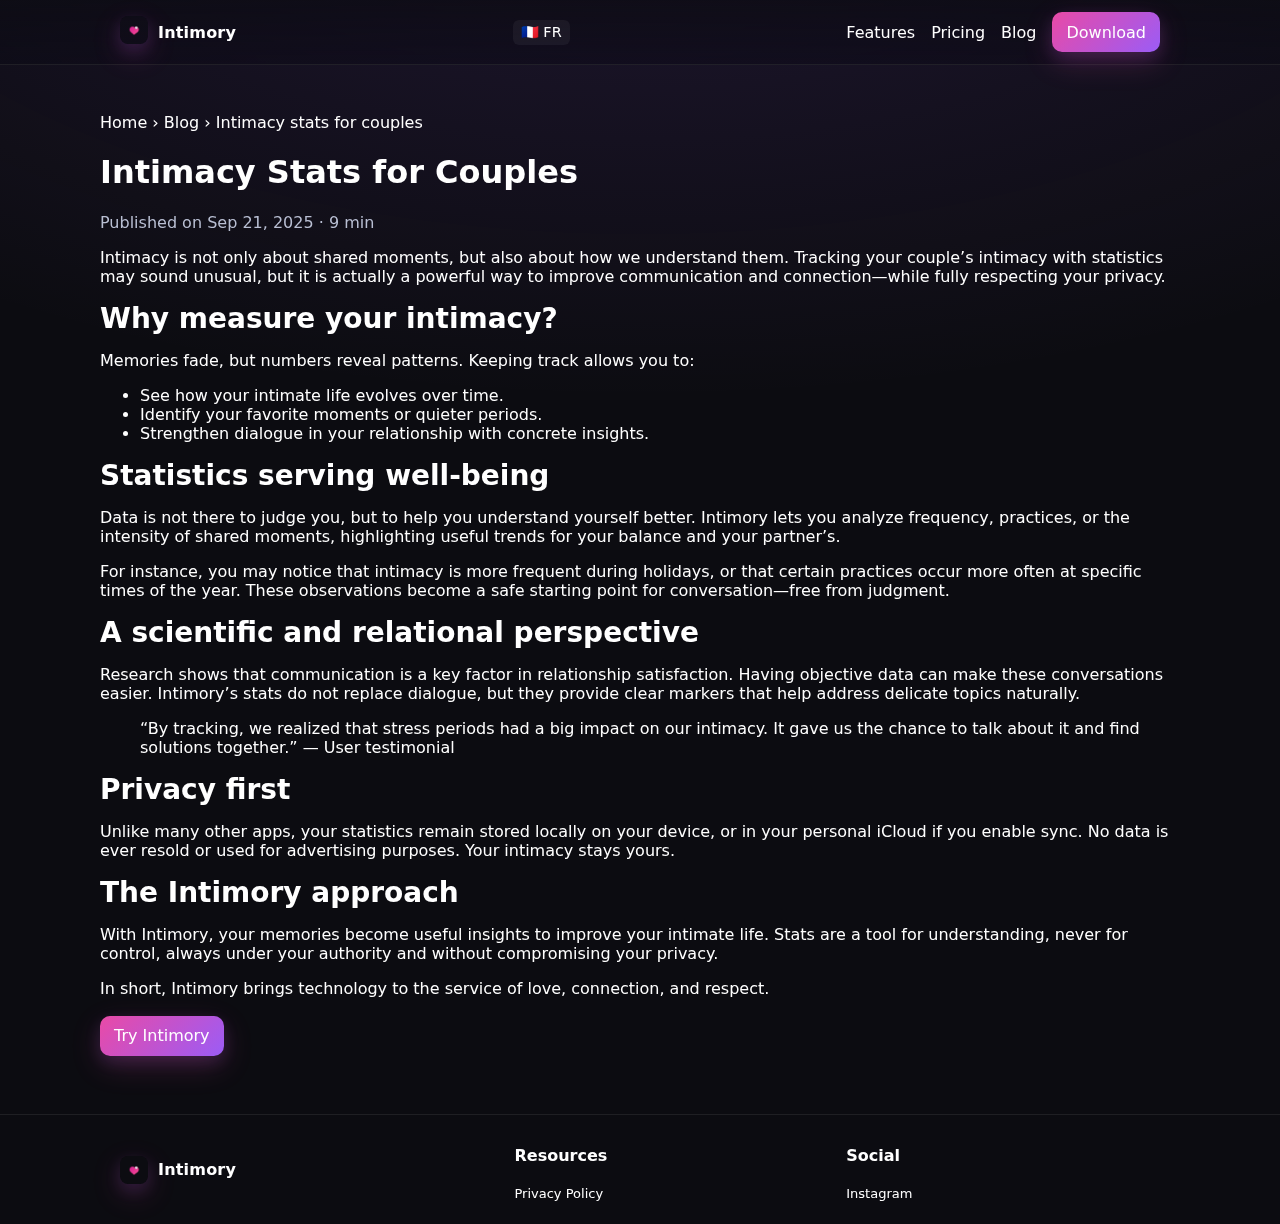
<file: blog/intimacy-stats-couples/index.html>
<!DOCTYPE html>
<html lang="en">

<head>
    <meta charset="utf-8" />
    <meta name="viewport" content="width=device-width, initial-scale=1" />

    <title>Intimacy stats for couples – Intimory</title>
    <meta name="description"
        content="Discover how Intimory helps couples better understand their intimacy with clear, private statistics designed to improve communication and complicity." />

    <!-- Canonical & International -->
    <link rel="canonical" href="https://intimory.app/blog/intimacy-stats-couples/" />
    <link rel="alternate" hreflang="en" href="https://intimory.app/blog/intimacy-stats-couples/" />
    <link rel="alternate" hreflang="fr" href="https://intimory.app/fr/blog/statistiques-intimite-couple/" />

    <!-- Styles -->
    <link rel="stylesheet" href="/site.css?v=1" />
</head>

<body>

    <header>
        <div class="container nav">
            <div class="brand">
                <a href="/"><img src="/assets/logo.png" alt="Intimory logo" /></a>
                <a href="/"><span>Intimory</span></a>
            </div>
            <div class="nav-actions">
                <a class="lang-switch" href="/fr/blog/statistiques-intimite-couple/">🇫🇷 FR</a>
                <button class="burger" aria-label="Menu" aria-expanded="false" aria-controls="primary-nav">☰</button>
            </div>
            <nav id="primary-nav" class="navlinks">
                <a href="/#features">Features</a>
                <a href="/#pricing">Pricing</a>
                <a href="/blog/">Blog</a>
                <a class="btn btn-primary" href="https://apps.apple.com/app/id6751414088">Download</a>
            </nav>
        </div>
    </header>

    <main class="container article" style="padding:48px 0 28px">
        <nav class="breadcrumbs">
            <a href="/">Home</a> › <a href="/blog/">Blog</a> › Intimacy stats for couples
        </nav>

        <article>
            <h1>Intimacy Stats for Couples</h1>
            <p class="muted">Published on Sep 21, 2025 · 9 min</p>

            <p>Intimacy is not only about shared moments, but also about how we understand them.
                Tracking your couple’s intimacy with statistics may sound unusual, but it is actually
                a powerful way to improve communication and connection—while fully respecting your privacy.
            </p>

            <h2>Why measure your intimacy?</h2>
            <p>Memories fade, but numbers reveal patterns. Keeping track allows you to:</p>
            <ul>
                <li>See how your intimate life evolves over time.</li>
                <li>Identify your favorite moments or quieter periods.</li>
                <li>Strengthen dialogue in your relationship with concrete insights.</li>
            </ul>

            <h2>Statistics serving well-being</h2>
            <p>Data is not there to judge you, but to help you understand yourself better.
                Intimory lets you analyze frequency, practices, or the intensity of shared moments,
                highlighting useful trends for your balance and your partner’s.</p>
            <p>For instance, you may notice that intimacy is more frequent during holidays,
                or that certain practices occur more often at specific times of the year.
                These observations become a safe starting point for conversation—free from judgment.</p>

            <h2>A scientific and relational perspective</h2>
            <p>Research shows that communication is a key factor in relationship satisfaction.
                Having objective data can make these conversations easier. Intimory’s stats do not replace
                dialogue, but they provide clear markers that help address delicate topics naturally.</p>

            <blockquote>
                “By tracking, we realized that stress periods had a big impact on our intimacy.
                It gave us the chance to talk about it and find solutions together.” — User testimonial
            </blockquote>

            <h2>Privacy first</h2>
            <p>Unlike many other apps, your statistics remain stored locally on your device,
                or in your personal iCloud if you enable sync.
                No data is ever resold or used for advertising purposes. Your intimacy stays yours.</p>

            <h2>The Intimory approach</h2>
            <p>With Intimory, your memories become useful insights to improve your intimate life.
                Stats are a tool for understanding, never for control,
                always under your authority and without compromising your privacy.</p>
            <p>In short, Intimory brings technology to the service of love, connection, and respect.</p>

            <aside class="cta">
                <a class="btn btn-primary" href="https://apps.apple.com/app/id6751414088">Try Intimory</a>
            </aside>
        </article>
    </main>

    <footer>
        <div class="container footer-grid">
            <div class="brand"><img src="/assets/logo.png" alt="Intimory" /><span>Intimory</span></div>
            <div>
                <h4>Resources</h4>
                <p class="small"><a href="/privacy.html">Privacy Policy</a></p>
            </div>
            <div>
                <h4>Social</h4>
                <p class="small"><a href="https://instagram.com/intimory.app">Instagram</a></p>
            </div>
        </div>
    </footer>

    <script>
        document.querySelector(".burger")?.addEventListener("click", () => {
            document.getElementById("primary-nav")?.classList.toggle("active");
        });
    </script>
</body>

</html>
</file>
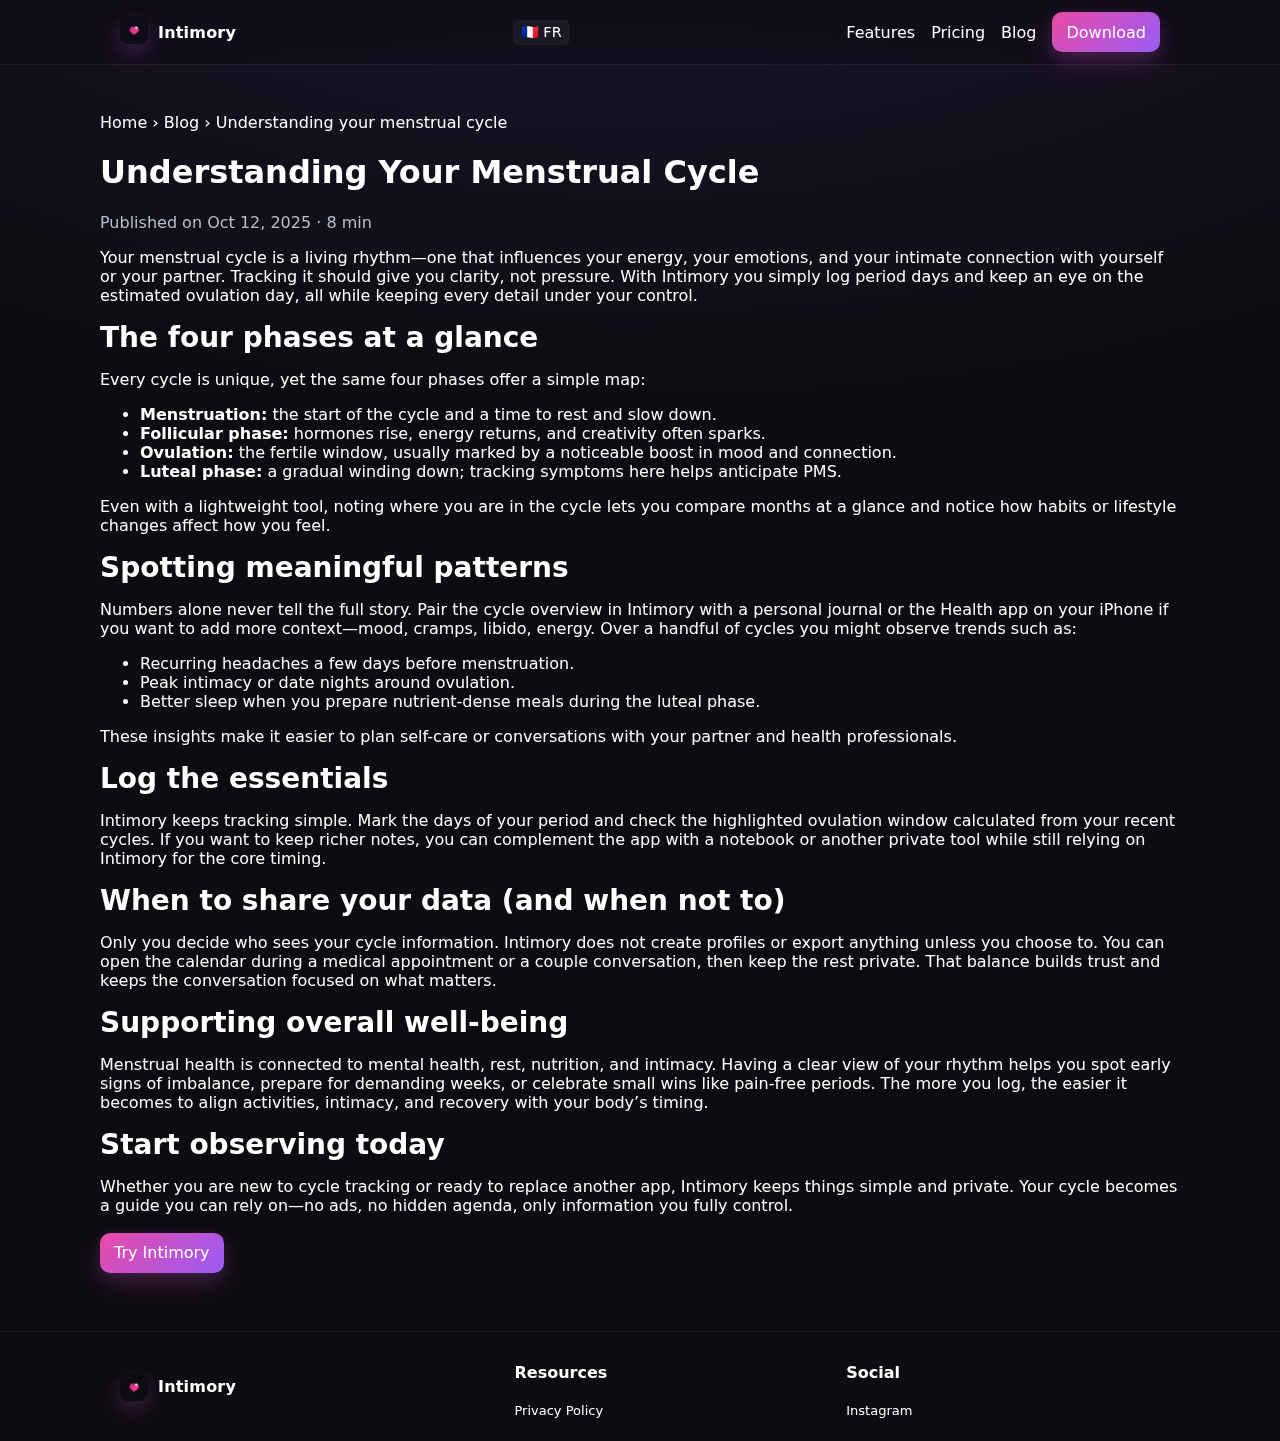
<file: blog/menstrual-cycle-guide/index.html>
<!DOCTYPE html>
<html lang="en">

<head>
    <meta charset="utf-8" />
    <meta name="viewport" content="width=device-width, initial-scale=1" />

    <title>Understanding Your Menstrual Cycle – Intimory</title>
    <meta name="description"
        content="Learn how to observe the four phases of your menstrual cycle, spot patterns, and keep everything private with Intimory." />

    <!-- Canonical & International -->
    <link rel="canonical" href="https://intimory.app/blog/menstrual-cycle-guide/" />
    <link rel="alternate" hreflang="en" href="https://intimory.app/blog/menstrual-cycle-guide/" />
    <link rel="alternate" hreflang="fr" href="https://intimory.app/fr/blog/guide-cycle-menstruel/" />

    <!-- Styles -->
    <link rel="stylesheet" href="/site.css?v=1" />
</head>

<body>

    <header>
        <div class="container nav">
            <div class="brand">
                <a href="/"><img src="/assets/logo.png" alt="Intimory logo" /></a>
                <a href="/"><span>Intimory</span></a>
            </div>
            <div class="nav-actions">
                <a class="lang-switch" href="/fr/blog/guide-cycle-menstruel/">🇫🇷 FR</a>
                <button class="burger" aria-label="Menu" aria-expanded="false" aria-controls="primary-nav">☰</button>
            </div>
            <nav id="primary-nav" class="navlinks">
                <a href="/#features">Features</a>
                <a href="/#pricing">Pricing</a>
                <a href="/blog/">Blog</a>
                <a class="btn btn-primary" href="https://apps.apple.com/app/id6751414088">Download</a>
            </nav>
        </div>
    </header>

    <main class="container article" style="padding:48px 0 28px">
        <nav class="breadcrumbs">
            <a href="/">Home</a> › <a href="/blog/">Blog</a> › Understanding your menstrual cycle
        </nav>

        <article>
    <h1>Understanding Your Menstrual Cycle</h1>
    <p class="muted">Published on Oct 12, 2025 · 8 min</p>

    <p>Your menstrual cycle is a living rhythm—one that influences your energy, your emotions, and your intimate
        connection with yourself or your partner. Tracking it should give you clarity, not pressure. With Intimory you
        simply log period days and keep an eye on the estimated ovulation day, all while keeping every detail under your
        control.</p>

    <h2>The four phases at a glance</h2>
    <p>Every cycle is unique, yet the same four phases offer a simple map:</p>
    <ul>
        <li><strong>Menstruation:</strong> the start of the cycle and a time to rest and slow down.</li>
        <li><strong>Follicular phase:</strong> hormones rise, energy returns, and creativity often sparks.</li>
        <li><strong>Ovulation:</strong> the fertile window, usually marked by a noticeable boost in mood and connection.</li>
        <li><strong>Luteal phase:</strong> a gradual winding down; tracking symptoms here helps anticipate PMS.</li>
    </ul>
    <p>Even with a lightweight tool, noting where you are in the cycle lets you compare months at a glance and notice how
        habits or lifestyle changes affect how you feel.</p>

    <h2>Spotting meaningful patterns</h2>
    <p>Numbers alone never tell the full story. Pair the cycle overview in Intimory with a personal journal or the Health
        app on your iPhone if you want to add more context—mood, cramps, libido, energy. Over a handful of cycles you
        might observe trends such as:</p>
    <ul>
        <li>Recurring headaches a few days before menstruation.</li>
        <li>Peak intimacy or date nights around ovulation.</li>
        <li>Better sleep when you prepare nutrient-dense meals during the luteal phase.</li>
    </ul>
    <p>These insights make it easier to plan self-care or conversations with your partner and health professionals.</p>

    <h2>Log the essentials</h2>
    <p>Intimory keeps tracking simple. Mark the days of your period and check the highlighted ovulation window calculated
        from your recent cycles. If you want to keep richer notes, you can complement the app with a notebook or another
        private tool while still relying on Intimory for the core timing.</p>

    <h2>When to share your data (and when not to)</h2>
    <p>Only you decide who sees your cycle information. Intimory does not create profiles or export anything unless you
        choose to. You can open the calendar during a medical appointment or a couple conversation, then keep the rest
        private. That balance builds trust and keeps the conversation focused on what matters.</p>

    <h2>Supporting overall well-being</h2>
    <p>Menstrual health is connected to mental health, rest, nutrition, and intimacy. Having a clear view of your rhythm
        helps you spot early signs of imbalance, prepare for demanding weeks, or celebrate small wins like pain-free
        periods. The more you log, the easier it becomes to align activities, intimacy, and recovery with your body’s
        timing.</p>

    <h2>Start observing today</h2>
    <p>Whether you are new to cycle tracking or ready to replace another app, Intimory keeps things simple and private.
        Your cycle becomes a guide you can rely on—no ads, no hidden agenda, only information you fully control.</p>

    <aside class="cta">
        <a class="btn btn-primary" href="https://apps.apple.com/app/id6751414088">Try Intimory</a>
    </aside>
</article>
    </main>

    <footer>
        <div class="container footer-grid">
            <div class="brand"><img src="/assets/logo.png" alt="Intimory" /><span>Intimory</span></div>
            <div>
                <h4>Resources</h4>
                <p class="small"><a href="/privacy.html">Privacy Policy</a></p>
            </div>
            <div>
                <h4>Social</h4>
                <p class="small"><a href="https://instagram.com/intimory.app">Instagram</a></p>
            </div>
        </div>
    </footer>

    <script>
        document.querySelector(".burger")?.addEventListener("click", () => {
            document.getElementById("primary-nav")?.classList.toggle("active");
        });
    </script>
</body>

</html>
</file>
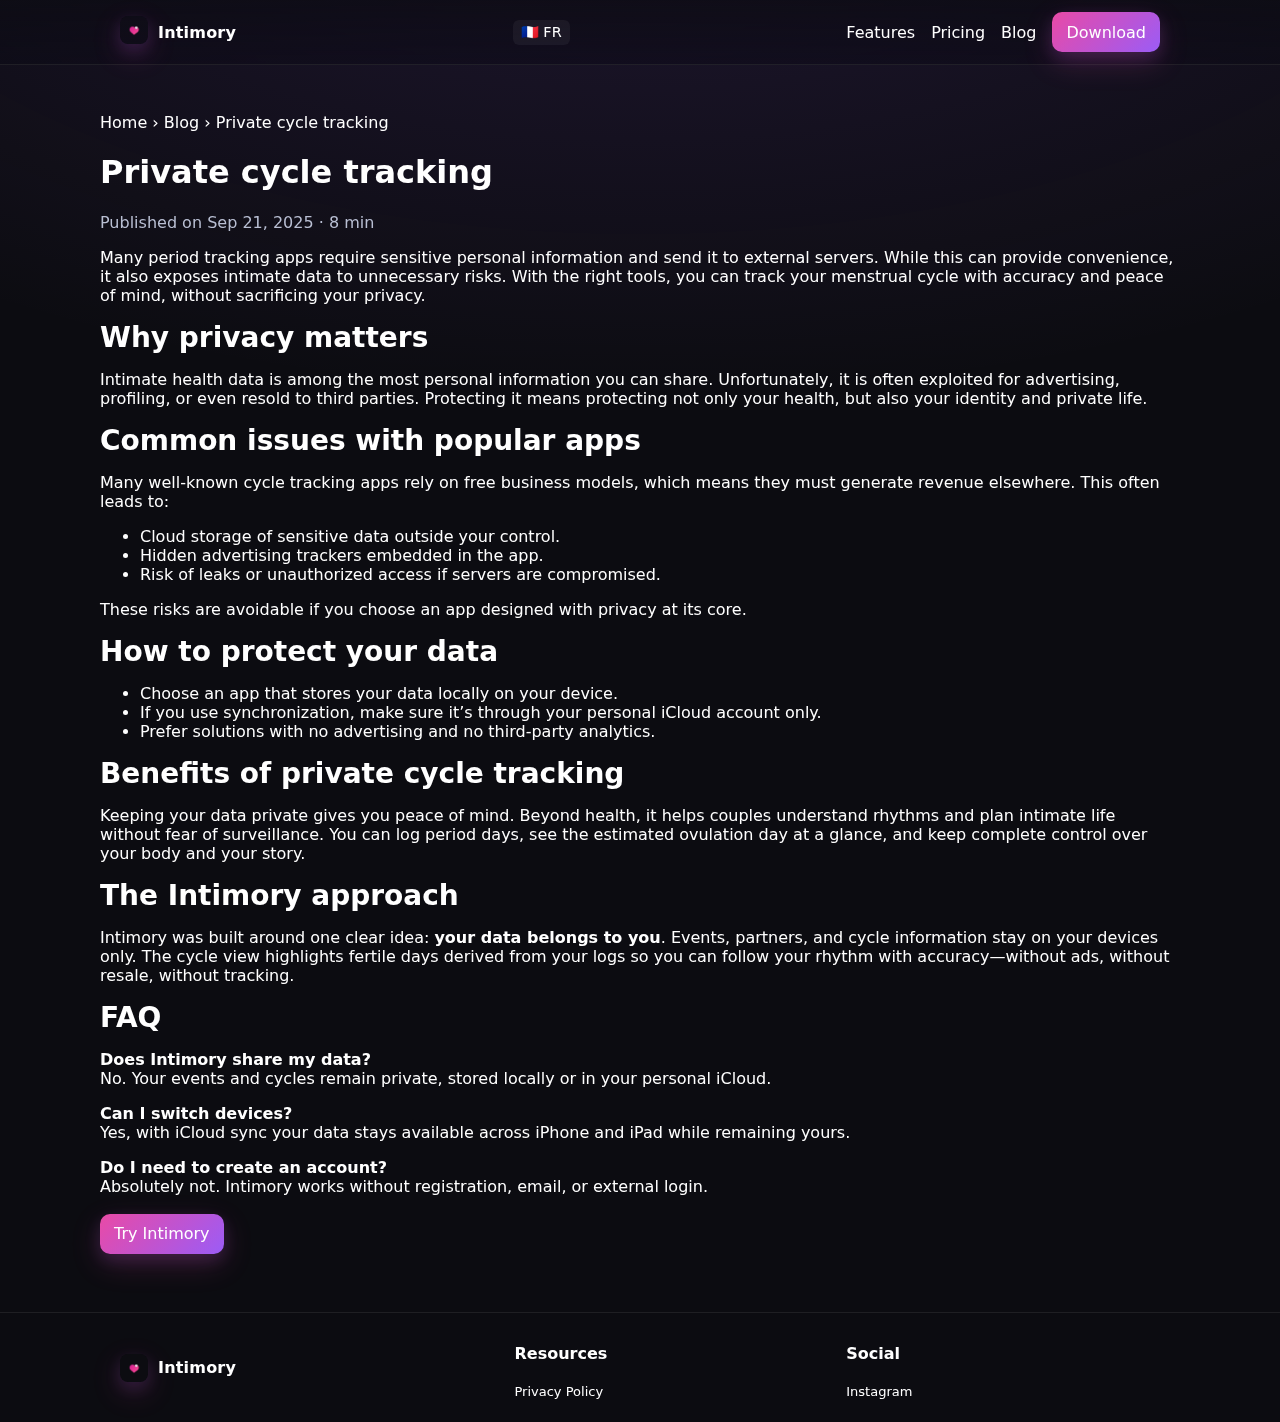
<file: blog/private-cycle-tracking/index.html>
<!DOCTYPE html>
<html lang="en">

<head>
    <meta charset="utf-8" />
    <meta name="viewport" content="width=device-width, initial-scale=1" />

    <title>Private cycle tracking – Intimory</title>
    <meta name="description"
        content="Why and how to track your cycle without sharing your personal data, with a privacy-first app." />

    <!-- Canonical & International -->
    <link rel="canonical" href="https://intimory.app/blog/private-cycle-tracking/" />
    <link rel="alternate" hreflang="en" href="https://intimory.app/blog/private-cycle-tracking/" />
    <link rel="alternate" hreflang="fr" href="https://intimory.app/fr/blog/suivi-cycle-prive/" />

    <!-- Styles -->
    <link rel="stylesheet" href="/site.css?v=1" />
</head>

<body>

    <header>
        <div class="container nav">
            <div class="brand">
                <a href="/"><img src="/assets/logo.png" alt="Intimory logo" /></a>
                <a href="/"><span>Intimory</span></a>
            </div>
            <div class="nav-actions">
                <a class="lang-switch" href="/fr/blog/suivi-cycle-prive/">🇫🇷 FR</a>
                <button class="burger" aria-label="Menu" aria-expanded="false" aria-controls="primary-nav">☰</button>
            </div>
            <nav id="primary-nav" class="navlinks">
                <a href="/#features">Features</a>
                <a href="/#pricing">Pricing</a>
                <a href="/blog/">Blog</a>
                <a class="btn btn-primary" href="https://apps.apple.com/app/id6751414088">Download</a>
            </nav>
        </div>
    </header>

    <main class="container article" style="padding:48px 0 28px">
        <nav class="breadcrumbs">
            <a href="/">Home</a> › <a href="/blog/">Blog</a> › Private cycle tracking
        </nav>

        <article>
            <h1>Private cycle tracking</h1>
            <p class="muted">Published on Sep 21, 2025 · 8 min</p>

            <p>Many period tracking apps require sensitive personal information and send it to external servers. While
                this can provide convenience, it also exposes intimate data to unnecessary risks. With the right tools,
                you can track your menstrual cycle with accuracy and peace of mind, without sacrificing your privacy.
            </p>

            <h2>Why privacy matters</h2>
            <p>Intimate health data is among the most personal information you can share. Unfortunately, it is often
                exploited for advertising, profiling, or even resold to third parties. Protecting it means protecting
                not only your health, but also your identity and private life.</p>

            <h2>Common issues with popular apps</h2>
            <p>Many well-known cycle tracking apps rely on free business models, which means they must generate revenue
                elsewhere. This often leads to:</p>
            <ul>
                <li>Cloud storage of sensitive data outside your control.</li>
                <li>Hidden advertising trackers embedded in the app.</li>
                <li>Risk of leaks or unauthorized access if servers are compromised.</li>
            </ul>
            <p>These risks are avoidable if you choose an app designed with privacy at its core.</p>

            <h2>How to protect your data</h2>
            <ul>
                <li>Choose an app that stores your data locally on your device.</li>
                <li>If you use synchronization, make sure it’s through your personal iCloud account only.</li>
                <li>Prefer solutions with no advertising and no third-party analytics.</li>
            </ul>

            <h2>Benefits of private cycle tracking</h2>
            <p>Keeping your data private gives you peace of mind. Beyond health, it helps couples understand rhythms and
                plan intimate life without fear of surveillance. You can log period days, see the estimated ovulation day
                at a glance, and keep complete control over your body and your story.</p>

            <h2>The Intimory approach</h2>
            <p>Intimory was built around one clear idea: <strong>your data belongs to you</strong>. Events, partners,
                and cycle information stay on your devices only. The cycle view highlights fertile days derived from your
                logs so you can follow your rhythm with accuracy—without ads, without resale, without tracking.</p>

            <h2>FAQ</h2>
            <p><strong>Does Intimory share my data?</strong><br />No. Your events and cycles remain private, stored
                locally or in your personal iCloud.</p>
            <p><strong>Can I switch devices?</strong><br />Yes, with iCloud sync your data stays available across iPhone
                and iPad while remaining yours.</p>
            <p><strong>Do I need to create an account?</strong><br />Absolutely not. Intimory works without
                registration, email, or external login.</p>

            <aside class="cta">
                <a class="btn btn-primary" href="https://apps.apple.com/app/id6751414088">Try Intimory</a>
            </aside>
        </article>
    </main>

    <footer>
        <div class="container footer-grid">
            <div class="brand"><img src="/assets/logo.png" alt="Intimory" /><span>Intimory</span></div>
            <div>
                <h4>Resources</h4>
                <p class="small"><a href="/privacy.html">Privacy Policy</a></p>
            </div>
            <div>
                <h4>Social</h4>
                <p class="small"><a href="https://instagram.com/intimory.app">Instagram</a></p>
            </div>
        </div>
    </footer>

    <script>
        document.querySelector(".burger")?.addEventListener("click", () => {
            document.getElementById("primary-nav")?.classList.toggle("active");
        });
    </script>
</body>

</html>
</file>
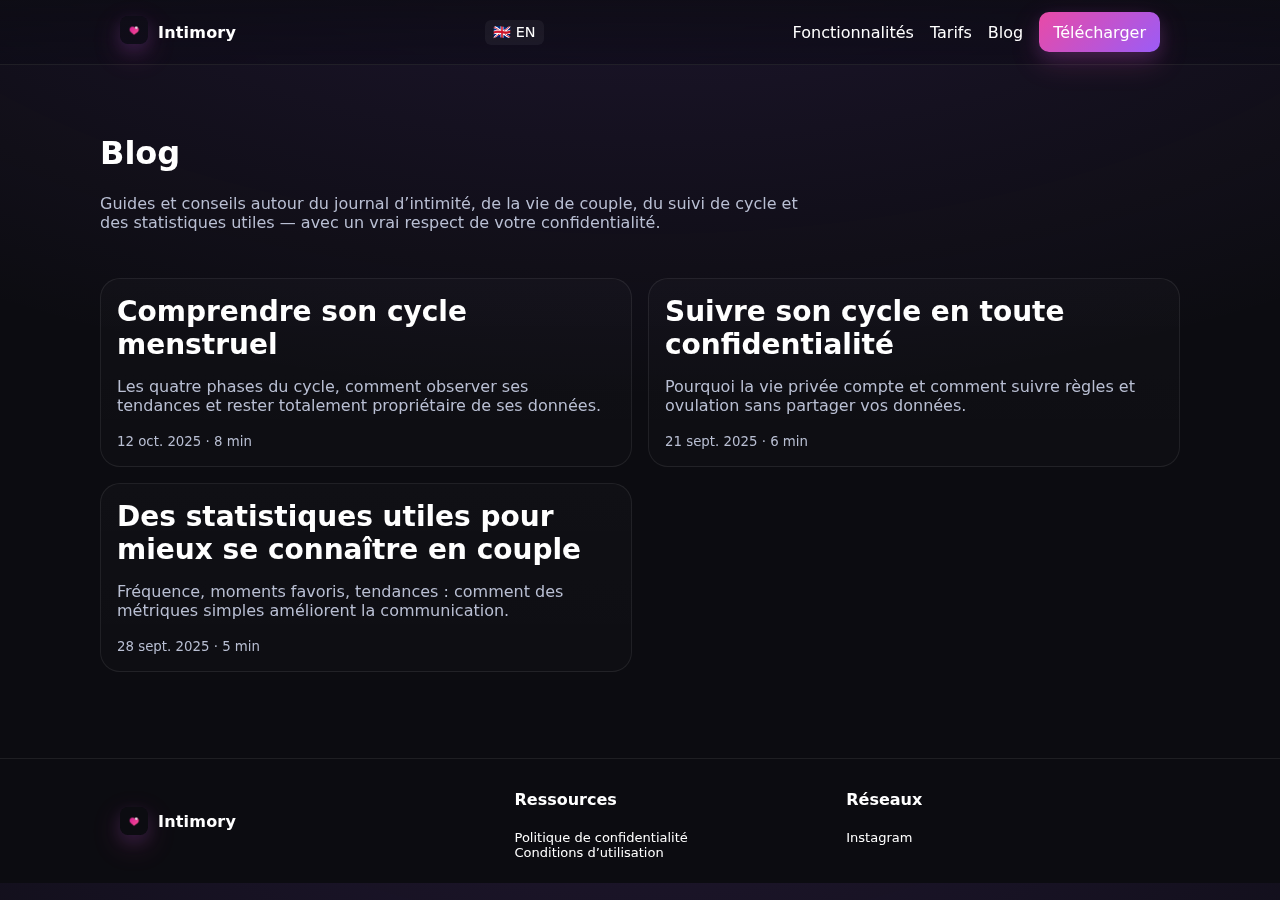
<file: fr/blog/index.html>
<!DOCTYPE html>
<html lang="fr">
<head>
  <meta charset="utf-8" />
  <meta name="viewport" content="width=device-width, initial-scale=1" />

  <title>Blog – Intimory</title>
  <meta name="description" content="Articles autour du journal d’intimité, de la confidentialité, du suivi de cycle et des statistiques utiles." />

  <!-- Canonical & International -->
  <link rel="canonical" href="https://intimory.app/fr/blog/" />
  <link rel="alternate" hreflang="fr" href="https://intimory.app/fr/blog/" />
  <link rel="alternate" hreflang="en" href="https://intimory.app/blog/" />
  <link rel="alternate" hreflang="x-default" href="https://intimory.app/blog/" />

  <!-- Icons -->
  <link rel="icon" href="/assets/logo.png" type="image/png" />
  <link rel="apple-touch-icon" href="/assets/logo.png" />

  <!-- Open Graph -->
  <meta property="og:site_name" content="Intimory" />
  <meta property="og:type" content="website" />
  <meta property="og:title" content="Blog Intimory" />
  <meta property="og:description" content="Guides et conseils pour un suivi intime respectueux de votre vie privée." />
  <meta property="og:url" content="https://intimory.app/fr/blog/" />
  <meta property="og:image" content="https://intimory.app/assets/og-image.jpg" />
  <meta property="og:image:width" content="1200" />
  <meta property="og:image:height" content="630" />

  <!-- Styles -->
  <link rel="stylesheet" href="/site.css?v=1" />
</head>
<body>

  <!-- Header (light version) -->
  <header>
    <div class="container nav">
      <div class="brand">
        <a href="/fr/"><img src="/assets/logo.png" alt="Logo Intimory" /></a>
        <a href="/fr/"><span>Intimory</span></a>
      </div>
      <div class="nav-actions">
        <a class="lang-switch" href="/blog/" aria-label="View the blog in English">🇬🇧 EN</a>
        <button class="burger" aria-label="Menu" aria-expanded="false" aria-controls="primary-nav">☰</button>
      </div>
      <nav id="primary-nav" class="navlinks" aria-label="Navigation principale">
        <a href="/fr/#fonctionnalites">Fonctionnalités</a>
        <a href="/fr/#tarifs">Tarifs</a>
        <a href="/fr/blog/" aria-current="page">Blog</a>
        <a class="btn btn-primary" href="https://apps.apple.com/app/id6751414088" rel="noopener">Télécharger</a>
      </nav>
    </div>
  </header>

  <main class="container" style="padding:48px 0 28px">
    <h1>Blog</h1>
    <p class="muted" style="max-width:720px">
      Guides et conseils autour du journal d’intimité, de la vie de couple, du suivi de cycle et des statistiques utiles — avec un vrai respect de votre confidentialité.
    </p>

    <section class="grid-2" style="margin-top:18px">
      <!-- Carte #1 (exemple) -->
      <article class="card">
        <h2 style="margin:0 0 6px">
          <a href="/fr/blog/guide-cycle-menstruel/">Comprendre son cycle menstruel</a>
        </h2>
        <p class="muted">Les quatre phases du cycle, comment observer ses tendances et rester totalement propriétaire de ses données.</p>
        <small class="muted">12 oct. 2025 · 8 min</small>
      </article>

      <!-- Carte #2 (exemple) -->
      <article class="card">
        <h2 style="margin:0 0 6px">
          <a href="/fr/blog/suivi-cycle-prive/">Suivre son cycle en toute confidentialité</a>
        </h2>
        <p class="muted">Pourquoi la vie privée compte et comment suivre règles et ovulation sans partager vos données.</p>
        <small class="muted">21 sept. 2025 · 6 min</small>
      </article>

      <!-- Carte #3 (exemple) -->
      <article class="card">
        <h2 style="margin:0 0 6px">
          <a href="/fr/blog/statistiques-intimite-couple/">Des statistiques utiles pour mieux se connaître en couple</a>
        </h2>
        <p class="muted">Fréquence, moments favoris, tendances : comment des métriques simples améliorent la communication.</p>
        <small class="muted">28 sept. 2025 · 5 min</small>
      </article>

      <!-- Duplique ces cartes pour chaque nouvel article -->
    </section>
  </main>

  <footer>
    <div class="container footer-grid">
      <div class="brand"><img src="/assets/logo.png" alt="Intimory" /><span>Intimory</span></div>
      <div><h4>Ressources</h4><p class="small"><a href="/fr/privacy.html">Politique de confidentialité</a><br><a href="/fr/terms.html">Conditions d’utilisation</a></p></div>
      <div><h4>Réseaux</h4><p class="small"><a href="https://instagram.com/intimory.app" target="_blank" rel="noopener">Instagram</a></p></div>
    </div>
  </footer>

  <script>try{localStorage.setItem("langPref","fr")}catch(e){}</script>
  <script>
    document.querySelector(".burger")?.addEventListener("click", () => {
      document.getElementById("primary-nav")?.classList.toggle("active");
    });
  </script>
</body>
</html>
</file>
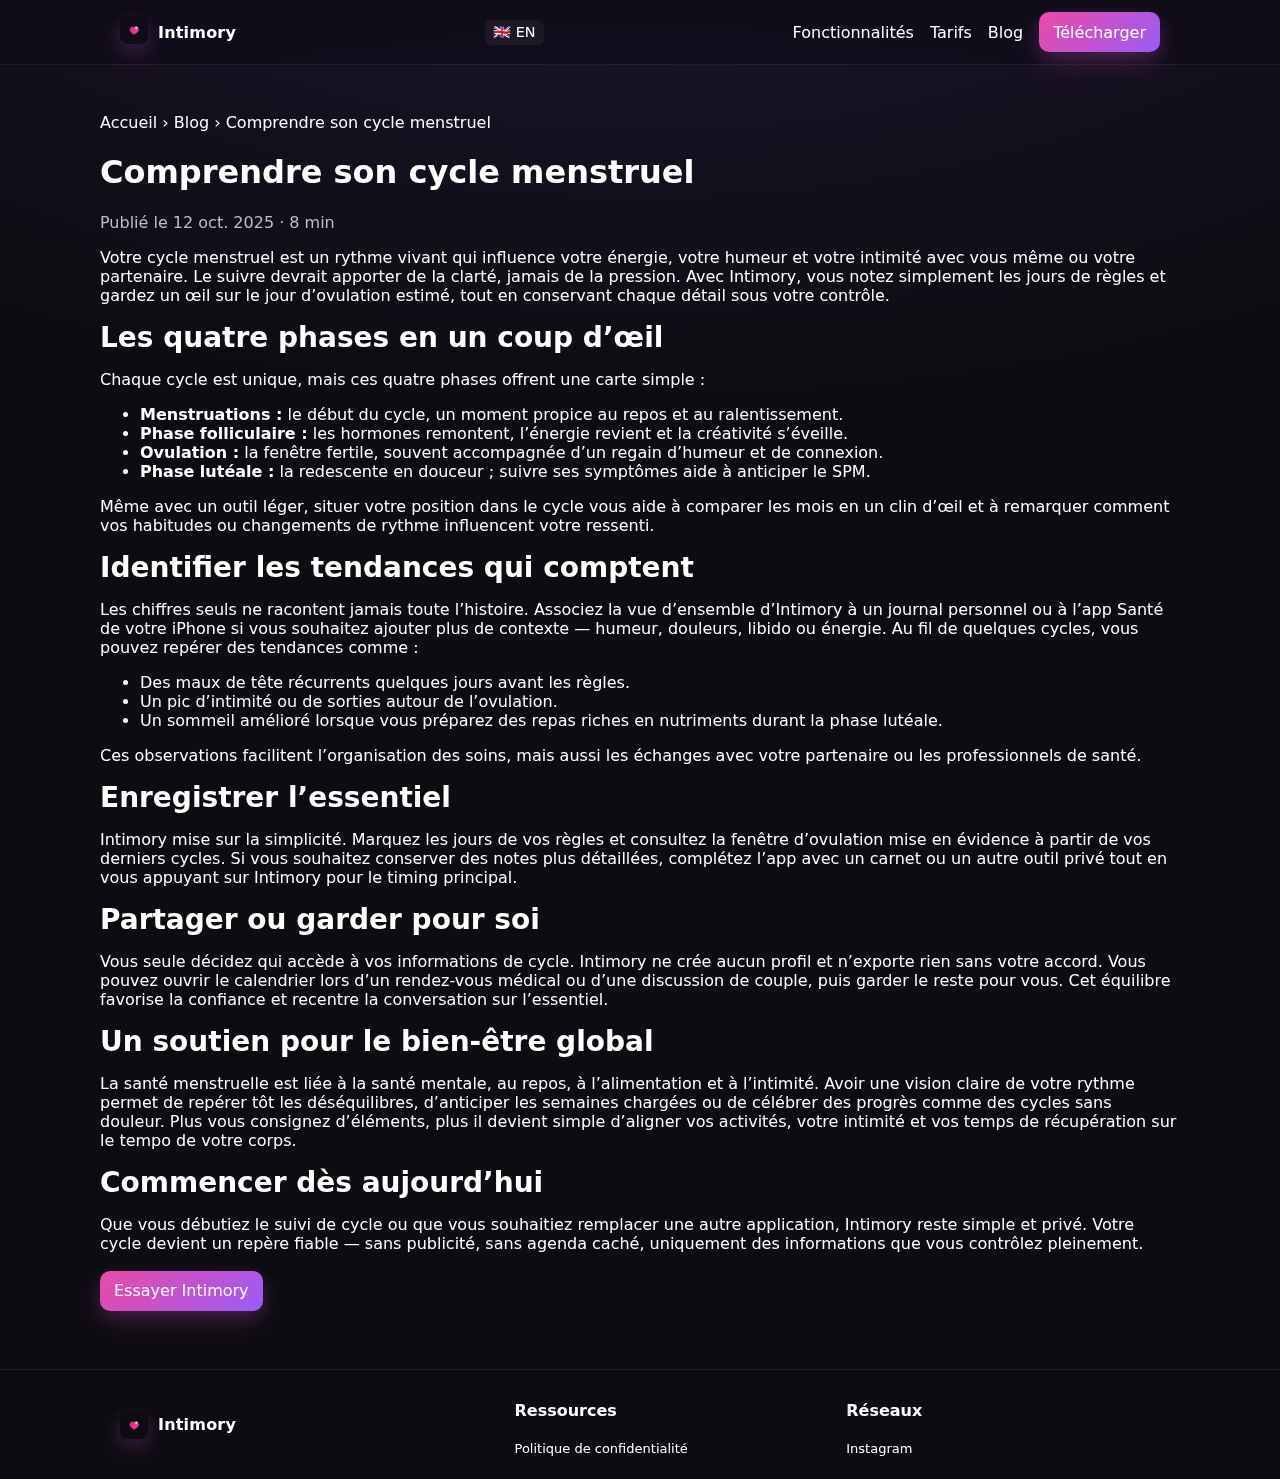
<file: fr/blog/guide-cycle-menstruel/index.html>
<!DOCTYPE html>
<html lang="fr">

<head>
    <meta charset="utf-8" />
    <meta name="viewport" content="width=device-width, initial-scale=1" />

    <title>Comprendre son cycle menstruel – Intimory</title>
    <meta name="description"
        content="Explorez les quatre phases du cycle menstruel, repérez vos tendances et gardez vos données privées avec Intimory." />

    <!-- Canonical & International -->
    <link rel="canonical" href="https://intimory.app/fr/blog/guide-cycle-menstruel/" />
    <link rel="alternate" hreflang="fr" href="https://intimory.app/fr/blog/guide-cycle-menstruel/" />
    <link rel="alternate" hreflang="en" href="https://intimory.app/blog/menstrual-cycle-guide/" />

    <!-- Styles -->
    <link rel="stylesheet" href="/site.css?v=1" />
</head>

<body>

    <header>
        <div class="container nav">
            <div class="brand">
                <a href="/fr/"><img src="/assets/logo.png" alt="Logo Intimory" /></a>
                <a href="/fr/"><span>Intimory</span></a>
            </div>
            <div class="nav-actions">
                <a class="lang-switch" href="/blog/menstrual-cycle-guide/">🇬🇧 EN</a>
                <button class="burger" aria-label="Menu" aria-expanded="false" aria-controls="primary-nav">☰</button>
            </div>
            <nav id="primary-nav" class="navlinks">
                <a href="/fr/#fonctionnalites">Fonctionnalités</a>
                <a href="/fr/#tarifs">Tarifs</a>
                <a href="/fr/blog/">Blog</a>
                <a class="btn btn-primary" href="https://apps.apple.com/app/id6751414088">Télécharger</a>
            </nav>
        </div>
    </header>

    <main class="container article" style="padding:48px 0 28px">
        <nav class="breadcrumbs">
            <a href="/fr/">Accueil</a> › <a href="/fr/blog/">Blog</a> › Comprendre son cycle menstruel
        </nav>

        <article>
    <h1>Comprendre son cycle menstruel</h1>
    <p class="muted">Publié le 12 oct. 2025 · 8 min</p>

    <p>Votre cycle menstruel est un rythme vivant qui influence votre énergie, votre humeur et votre intimité avec vous
        même ou votre partenaire. Le suivre devrait apporter de la clarté, jamais de la pression. Avec Intimory, vous
        notez simplement les jours de règles et gardez un œil sur le jour d’ovulation estimé, tout en conservant chaque
        détail sous votre contrôle.</p>

    <h2>Les quatre phases en un coup d’œil</h2>
    <p>Chaque cycle est unique, mais ces quatre phases offrent une carte simple :</p>
    <ul>
        <li><strong>Menstruations :</strong> le début du cycle, un moment propice au repos et au ralentissement.</li>
        <li><strong>Phase folliculaire :</strong> les hormones remontent, l’énergie revient et la créativité s’éveille.</li>
        <li><strong>Ovulation :</strong> la fenêtre fertile, souvent accompagnée d’un regain d’humeur et de connexion.</li>
        <li><strong>Phase lutéale :</strong> la redescente en douceur ; suivre ses symptômes aide à anticiper le SPM.</li>
    </ul>
    <p>Même avec un outil léger, situer votre position dans le cycle vous aide à comparer les mois en un clin d’œil et à
        remarquer comment vos habitudes ou changements de rythme influencent votre ressenti.</p>

    <h2>Identifier les tendances qui comptent</h2>
    <p>Les chiffres seuls ne racontent jamais toute l’histoire. Associez la vue d’ensemble d’Intimory à un journal
        personnel ou à l’app Santé de votre iPhone si vous souhaitez ajouter plus de contexte — humeur, douleurs, libido
        ou énergie. Au fil de quelques cycles, vous pouvez repérer des tendances comme :</p>
    <ul>
        <li>Des maux de tête récurrents quelques jours avant les règles.</li>
        <li>Un pic d’intimité ou de sorties autour de l’ovulation.</li>
        <li>Un sommeil amélioré lorsque vous préparez des repas riches en nutriments durant la phase lutéale.</li>
    </ul>
    <p>Ces observations facilitent l’organisation des soins, mais aussi les échanges avec votre partenaire ou les
        professionnels de santé.</p>

    <h2>Enregistrer l’essentiel</h2>
    <p>Intimory mise sur la simplicité. Marquez les jours de vos règles et consultez la fenêtre d’ovulation mise en
        évidence à partir de vos derniers cycles. Si vous souhaitez conserver des notes plus détaillées, complétez
        l’app avec un carnet ou un autre outil privé tout en vous appuyant sur Intimory pour le timing principal.</p>

    <h2>Partager ou garder pour soi</h2>
    <p>Vous seule décidez qui accède à vos informations de cycle. Intimory ne crée aucun profil et n’exporte rien sans
        votre accord. Vous pouvez ouvrir le calendrier lors d’un rendez-vous médical ou d’une discussion de couple, puis
        garder le reste pour vous. Cet équilibre favorise la confiance et recentre la conversation sur l’essentiel.</p>

    <h2>Un soutien pour le bien-être global</h2>
    <p>La santé menstruelle est liée à la santé mentale, au repos, à l’alimentation et à l’intimité. Avoir une vision
        claire de votre rythme permet de repérer tôt les déséquilibres, d’anticiper les semaines chargées ou de célébrer
        des progrès comme des cycles sans douleur. Plus vous consignez d’éléments, plus il devient simple d’aligner vos
        activités, votre intimité et vos temps de récupération sur le tempo de votre corps.</p>

    <h2>Commencer dès aujourd’hui</h2>
    <p>Que vous débutiez le suivi de cycle ou que vous souhaitiez remplacer une autre application, Intimory reste simple
        et privé. Votre cycle devient un repère fiable — sans publicité, sans agenda caché, uniquement des informations
        que vous contrôlez pleinement.</p>

    <aside class="cta">
        <a class="btn btn-primary" href="https://apps.apple.com/app/id6751414088">Essayer Intimory</a>
    </aside>
</article>
    </main>

    <footer>
        <div class="container footer-grid">
            <div class="brand"><img src="/assets/logo.png" alt="Intimory" /><span>Intimory</span></div>
            <div>
                <h4>Ressources</h4>
                <p class="small"><a href="/fr/privacy.html">Politique de confidentialité</a></p>
            </div>
            <div>
                <h4>Réseaux</h4>
                <p class="small"><a href="https://instagram.com/intimory.app">Instagram</a></p>
            </div>
        </div>
    </footer>

    <script>
        document.querySelector(".burger")?.addEventListener("click", () => {
            document.getElementById("primary-nav")?.classList.toggle("active");
        });
    </script>
</body>

</html>
</file>
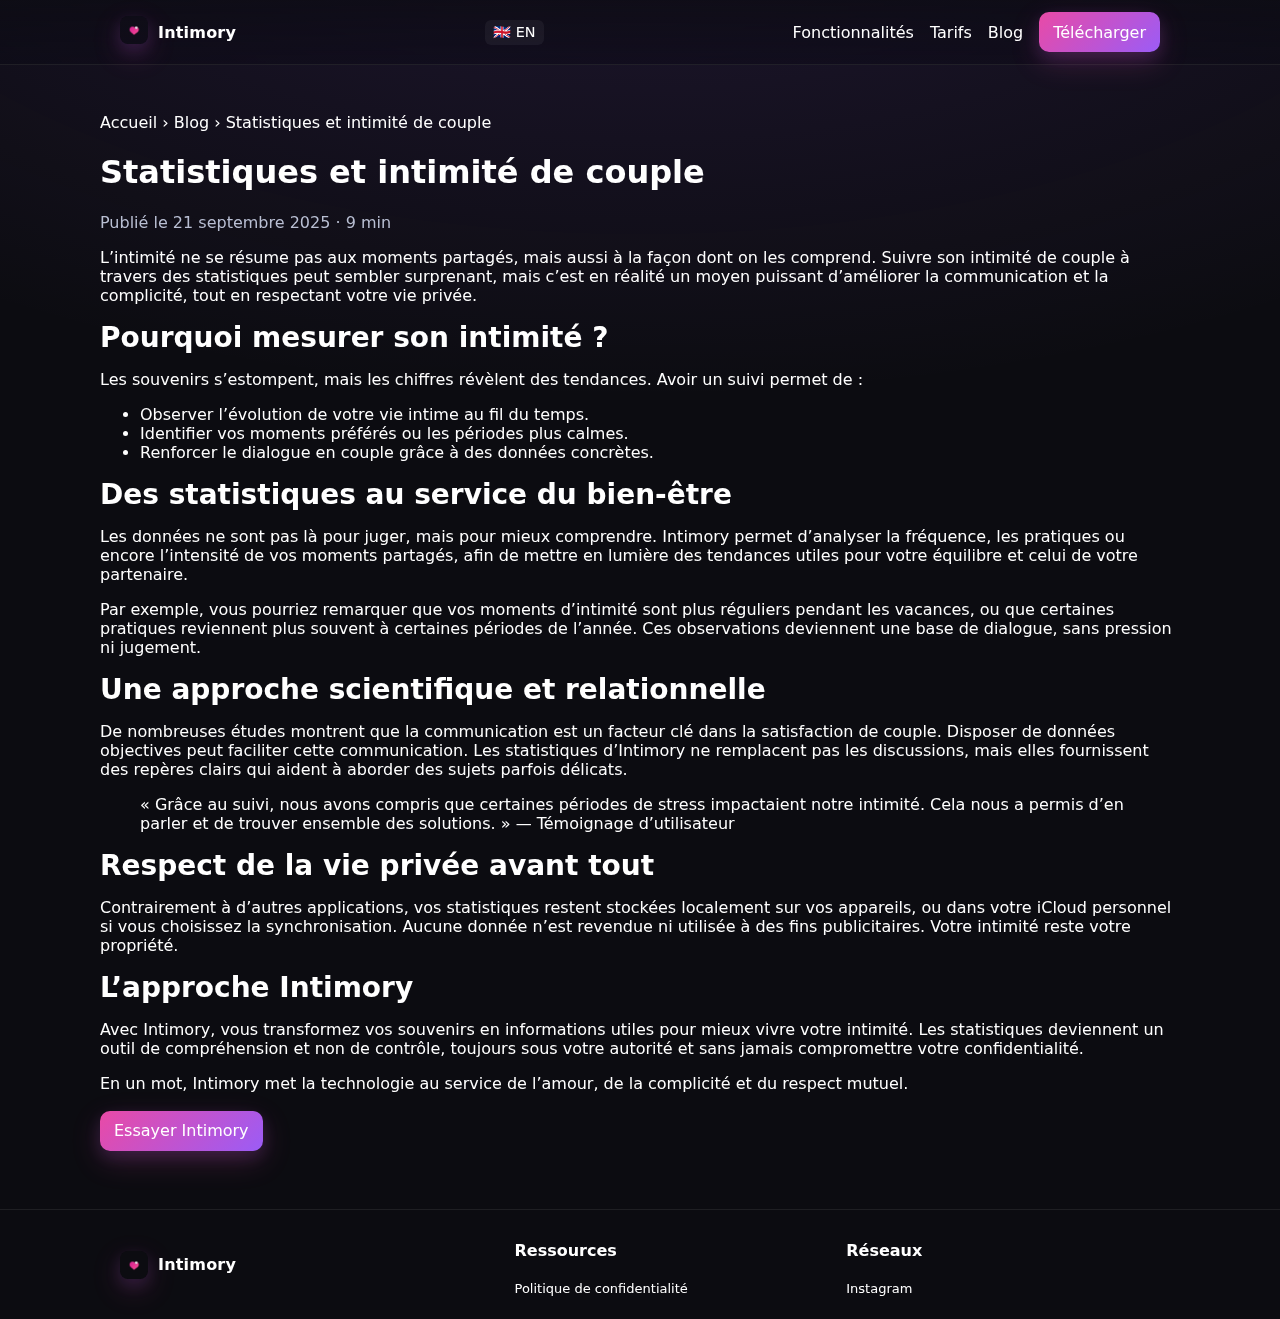
<file: fr/blog/statistiques-intimite-couple/index.html>
<!DOCTYPE html>
<html lang="fr">

<head>
    <meta charset="utf-8" />
    <meta name="viewport" content="width=device-width, initial-scale=1" />

    <title>Statistiques et intimité de couple – Intimory</title>
    <meta name="description"
        content="Découvrez comment Intimory aide les couples à mieux comprendre leur intimité grâce à des statistiques claires et respectueuses de la vie privée." />

    <!-- Canonical & International -->
    <link rel="canonical" href="https://intimory.app/fr/blog/statistiques-intimite-couple/" />
    <link rel="alternate" hreflang="fr" href="https://intimory.app/fr/blog/statistiques-intimite-couple/" />
    <link rel="alternate" hreflang="en" href="https://intimory.app/blog/intimacy-stats-couples/" />

    <!-- Styles -->
    <link rel="stylesheet" href="/site.css?v=1" />
</head>

<body>

    <header>
        <div class="container nav">
            <div class="brand">
                <a href="/fr/"><img src="/assets/logo.png" alt="Logo Intimory" /></a>
                <a href="/fr/"><span>Intimory</span></a>
            </div>
            <div class="nav-actions">
                <a class="lang-switch" href="/blog/intimacy-stats-couples/">🇬🇧 EN</a>
                <button class="burger" aria-label="Menu" aria-expanded="false" aria-controls="primary-nav">☰</button>
            </div>
            <nav id="primary-nav" class="navlinks">
                <a href="/fr/#fonctionnalites">Fonctionnalités</a>
                <a href="/fr/#tarifs">Tarifs</a>
                <a href="/fr/blog/">Blog</a>
                <a class="btn btn-primary" href="https://apps.apple.com/app/id6751414088">Télécharger</a>
            </nav>
        </div>
    </header>

    <main class="container article" style="padding:48px 0 28px">
        <nav class="breadcrumbs">
            <a href="/fr/">Accueil</a> › <a href="/fr/blog/">Blog</a> › Statistiques et intimité de couple
        </nav>

        <article>
            <h1>Statistiques et intimité de couple</h1>
            <p class="muted">Publié le 21 septembre 2025 · 9 min</p>

            <p>L’intimité ne se résume pas aux moments partagés, mais aussi à la façon dont on les comprend.
                Suivre son intimité de couple à travers des statistiques peut sembler surprenant, mais c’est en réalité
                un moyen puissant d’améliorer la communication et la complicité, tout en respectant votre vie privée.
            </p>

            <h2>Pourquoi mesurer son intimité ?</h2>
            <p>Les souvenirs s’estompent, mais les chiffres révèlent des tendances. Avoir un suivi permet de :</p>
            <ul>
                <li>Observer l’évolution de votre vie intime au fil du temps.</li>
                <li>Identifier vos moments préférés ou les périodes plus calmes.</li>
                <li>Renforcer le dialogue en couple grâce à des données concrètes.</li>
            </ul>

            <h2>Des statistiques au service du bien-être</h2>
            <p>Les données ne sont pas là pour juger, mais pour mieux comprendre.
                Intimory permet d’analyser la fréquence, les pratiques ou encore l’intensité de vos moments partagés,
                afin de mettre en lumière des tendances utiles pour votre équilibre et celui de votre partenaire.
            </p>
            <p>Par exemple, vous pourriez remarquer que vos moments d’intimité sont plus réguliers pendant les vacances,
                ou que certaines pratiques reviennent plus souvent à certaines périodes de l’année. Ces observations
                deviennent une base de dialogue, sans pression ni jugement.</p>

            <h2>Une approche scientifique et relationnelle</h2>
            <p>De nombreuses études montrent que la communication est un facteur clé dans la satisfaction de couple.
                Disposer de données objectives peut faciliter cette communication. Les statistiques d’Intimory ne
                remplacent pas les discussions, mais elles fournissent des repères clairs qui aident à aborder des
                sujets parfois délicats.</p>

            <blockquote>
                « Grâce au suivi, nous avons compris que certaines périodes de stress impactaient notre intimité.
                Cela nous a permis d’en parler et de trouver ensemble des solutions. » — Témoignage d’utilisateur
            </blockquote>

            <h2>Respect de la vie privée avant tout</h2>
            <p>Contrairement à d’autres applications, vos statistiques restent stockées localement sur vos appareils,
                ou dans votre iCloud personnel si vous choisissez la synchronisation.
                Aucune donnée n’est revendue ni utilisée à des fins publicitaires. Votre intimité reste votre propriété.
            </p>

            <h2>L’approche Intimory</h2>
            <p>Avec Intimory, vous transformez vos souvenirs en informations utiles pour mieux vivre votre intimité.
                Les statistiques deviennent un outil de compréhension et non de contrôle,
                toujours sous votre autorité et sans jamais compromettre votre confidentialité.</p>
            <p>En un mot, Intimory met la technologie au service de l’amour, de la complicité et du respect mutuel.</p>

            <aside class="cta">
                <a class="btn btn-primary" href="https://apps.apple.com/app/id6751414088">Essayer Intimory</a>
            </aside>
        </article>
    </main>

    <footer>
        <div class="container footer-grid">
            <div class="brand"><img src="/assets/logo.png" alt="Intimory" /><span>Intimory</span></div>
            <div>
                <h4>Ressources</h4>
                <p class="small"><a href="/fr/privacy.html">Politique de confidentialité</a></p>
            </div>
            <div>
                <h4>Réseaux</h4>
                <p class="small"><a href="https://instagram.com/intimory.app">Instagram</a></p>
            </div>
        </div>
    </footer>

    <script>
        document.querySelector(".burger")?.addEventListener("click", () => {
            document.getElementById("primary-nav")?.classList.toggle("active");
        });
    </script>
</body>

</html>
</file>
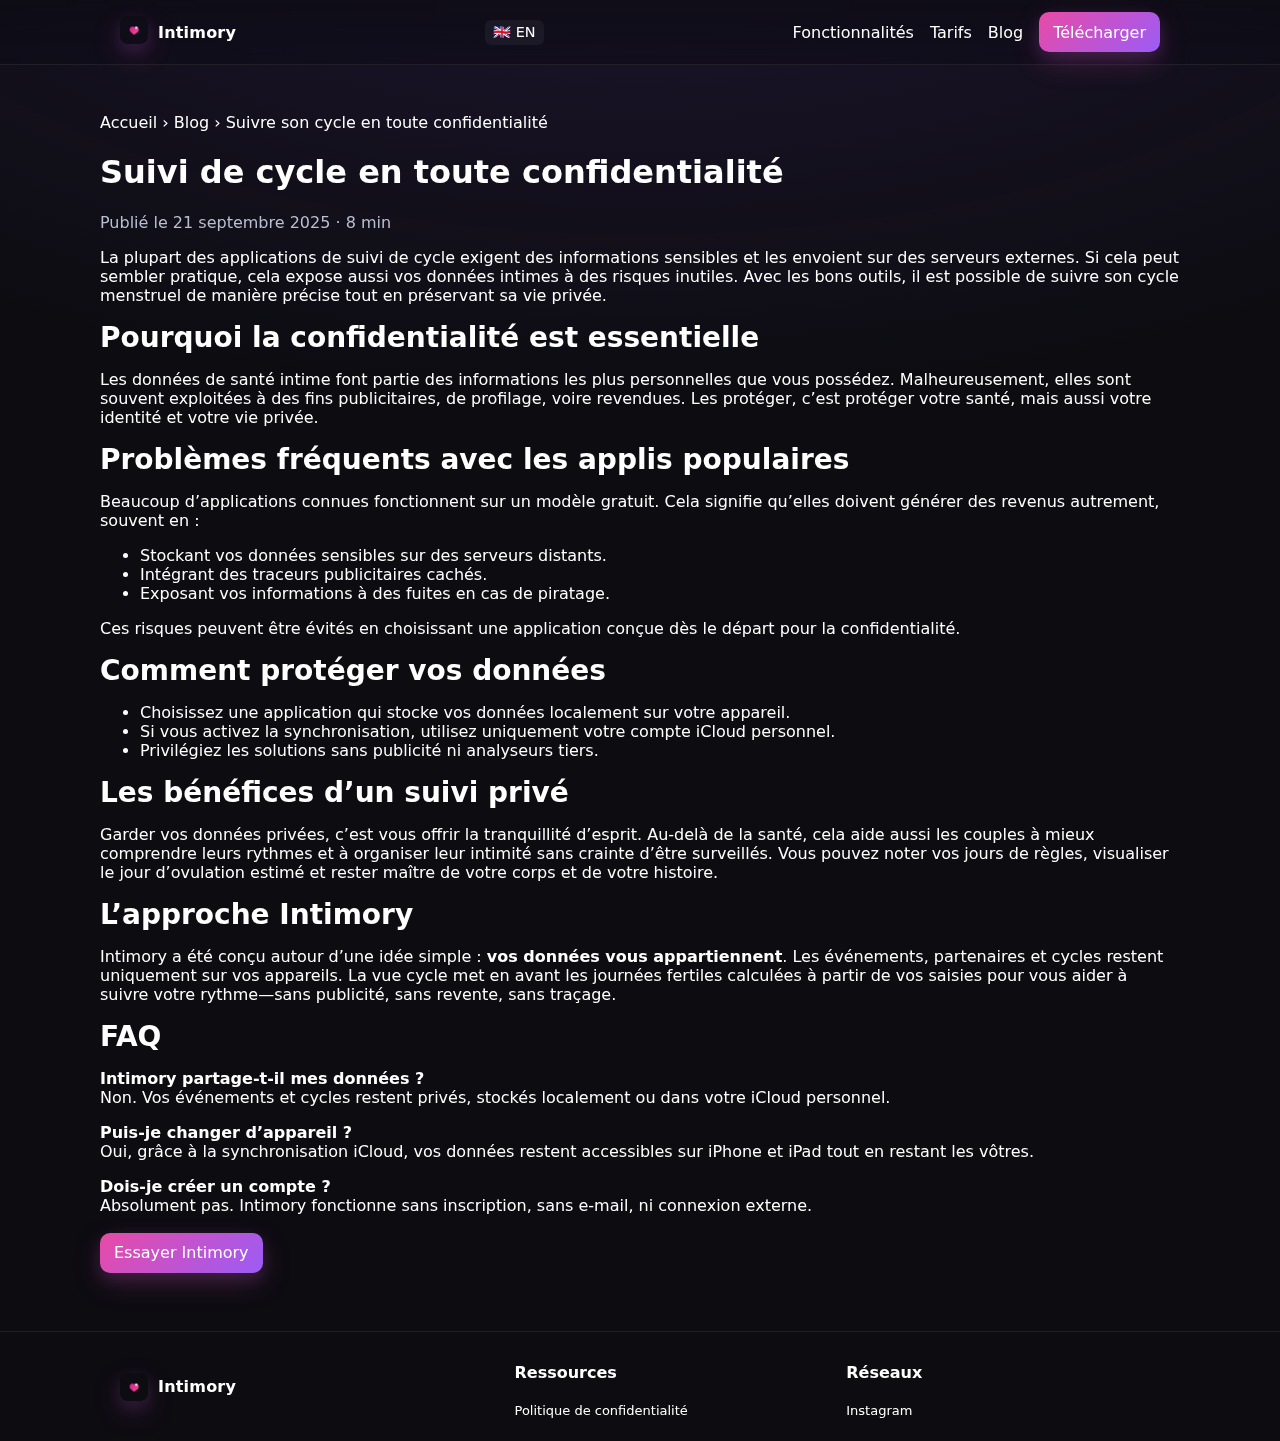
<file: fr/blog/suivi-cycle-prive/index.html>
<!DOCTYPE html>
<html lang="fr">

<head>
    <meta charset="utf-8" />
    <meta name="viewport" content="width=device-width, initial-scale=1" />

    <title>Suivre son cycle en toute confidentialité – Intimory</title>
    <meta name="description"
        content="Pourquoi et comment suivre son cycle sans partager vos données, avec une application respectueuse de la vie privée." />

    <!-- Canonical & International -->
    <link rel="canonical" href="https://intimory.app/fr/blog/suivi-cycle-prive/" />
    <link rel="alternate" hreflang="fr" href="https://intimory.app/fr/blog/suivi-cycle-prive/" />
    <link rel="alternate" hreflang="en" href="https://intimory.app/blog/private-cycle-tracking/" />

    <!-- Styles -->
    <link rel="stylesheet" href="/site.css?v=1" />
</head>

<body>

    <header>
        <div class="container nav">
            <div class="brand">
                <a href="/fr/"><img src="/assets/logo.png" alt="Logo Intimory" /></a>
                <a href="/fr/"><span>Intimory</span></a>
            </div>
            <div class="nav-actions">
                <a class="lang-switch" href="/blog/private-cycle-tracking/">🇬🇧 EN</a>
                <button class="burger" aria-label="Menu" aria-expanded="false" aria-controls="primary-nav">☰</button>
            </div>
            <nav id="primary-nav" class="navlinks">
                <a href="/fr/#fonctionnalites">Fonctionnalités</a>
                <a href="/fr/#tarifs">Tarifs</a>
                <a href="/fr/blog/">Blog</a>
                <a class="btn btn-primary" href="https://apps.apple.com/app/id6751414088">Télécharger</a>
            </nav>
        </div>
    </header>

    <main class="container article" style="padding:48px 0 28px">
        <nav class="breadcrumbs">
            <a href="/fr/">Accueil</a> › <a href="/fr/blog/">Blog</a> › Suivre son cycle en toute confidentialité
        </nav>

        <article>
            <h1>Suivi de cycle en toute confidentialité</h1>
            <p class="muted">Publié le 21 septembre 2025 · 8 min</p>

            <p>La plupart des applications de suivi de cycle exigent des informations sensibles et les envoient sur des
                serveurs externes. Si cela peut sembler pratique, cela expose aussi vos données intimes à des risques
                inutiles. Avec les bons outils, il est possible de suivre son cycle menstruel de manière précise tout en
                préservant sa vie privée.</p>

            <h2>Pourquoi la confidentialité est essentielle</h2>
            <p>Les données de santé intime font partie des informations les plus personnelles que vous possédez.
                Malheureusement, elles sont souvent exploitées à des fins publicitaires, de profilage, voire revendues.
                Les protéger, c’est protéger votre santé, mais aussi votre identité et votre vie privée.</p>

            <h2>Problèmes fréquents avec les applis populaires</h2>
            <p>Beaucoup d’applications connues fonctionnent sur un modèle gratuit. Cela signifie qu’elles doivent
                générer des revenus autrement, souvent en :</p>
            <ul>
                <li>Stockant vos données sensibles sur des serveurs distants.</li>
                <li>Intégrant des traceurs publicitaires cachés.</li>
                <li>Exposant vos informations à des fuites en cas de piratage.</li>
            </ul>
            <p>Ces risques peuvent être évités en choisissant une application conçue dès le départ pour la
                confidentialité.</p>

            <h2>Comment protéger vos données</h2>
            <ul>
                <li>Choisissez une application qui stocke vos données localement sur votre appareil.</li>
                <li>Si vous activez la synchronisation, utilisez uniquement votre compte iCloud personnel.</li>
                <li>Privilégiez les solutions sans publicité ni analyseurs tiers.</li>
            </ul>

            <h2>Les bénéfices d’un suivi privé</h2>
            <p>Garder vos données privées, c’est vous offrir la tranquillité d’esprit. Au-delà de la santé, cela aide
                aussi les couples à mieux comprendre leurs rythmes et à organiser leur intimité sans crainte d’être
                surveillés. Vous pouvez noter vos jours de règles, visualiser le jour d’ovulation estimé et rester
                maître de votre corps et de votre histoire.</p>

            <h2>L’approche Intimory</h2>
            <p>Intimory a été conçu autour d’une idée simple : <strong>vos données vous appartiennent</strong>. Les
                événements, partenaires et cycles restent uniquement sur vos appareils. La vue cycle met en avant les
                journées fertiles calculées à partir de vos saisies pour vous aider à suivre votre rythme—sans
                publicité, sans revente, sans traçage.</p>

            <h2>FAQ</h2>
            <p><strong>Intimory partage-t-il mes données ?</strong><br />Non. Vos événements et cycles restent privés,
                stockés localement ou dans votre iCloud personnel.</p>
            <p><strong>Puis-je changer d’appareil ?</strong><br />Oui, grâce à la synchronisation iCloud, vos données
                restent accessibles sur iPhone et iPad tout en restant les vôtres.</p>
            <p><strong>Dois-je créer un compte ?</strong><br />Absolument pas. Intimory fonctionne sans inscription,
                sans e-mail, ni connexion externe.</p>

            <aside class="cta">
                <a class="btn btn-primary" href="https://apps.apple.com/app/id6751414088">Essayer Intimory</a>
            </aside>
        </article>
    </main>

    <footer>
        <div class="container footer-grid">
            <div class="brand"><img src="/assets/logo.png" alt="Intimory" /><span>Intimory</span></div>
            <div>
                <h4>Ressources</h4>
                <p class="small"><a href="/fr/privacy.html">Politique de confidentialité</a></p>
            </div>
            <div>
                <h4>Réseaux</h4>
                <p class="small"><a href="https://instagram.com/intimory.app">Instagram</a></p>
            </div>
        </div>
    </footer>

    <script>
        document.querySelector(".burger")?.addEventListener("click", () => {
            document.getElementById("primary-nav")?.classList.toggle("active");
        });
    </script>
</body>

</html>
</file>
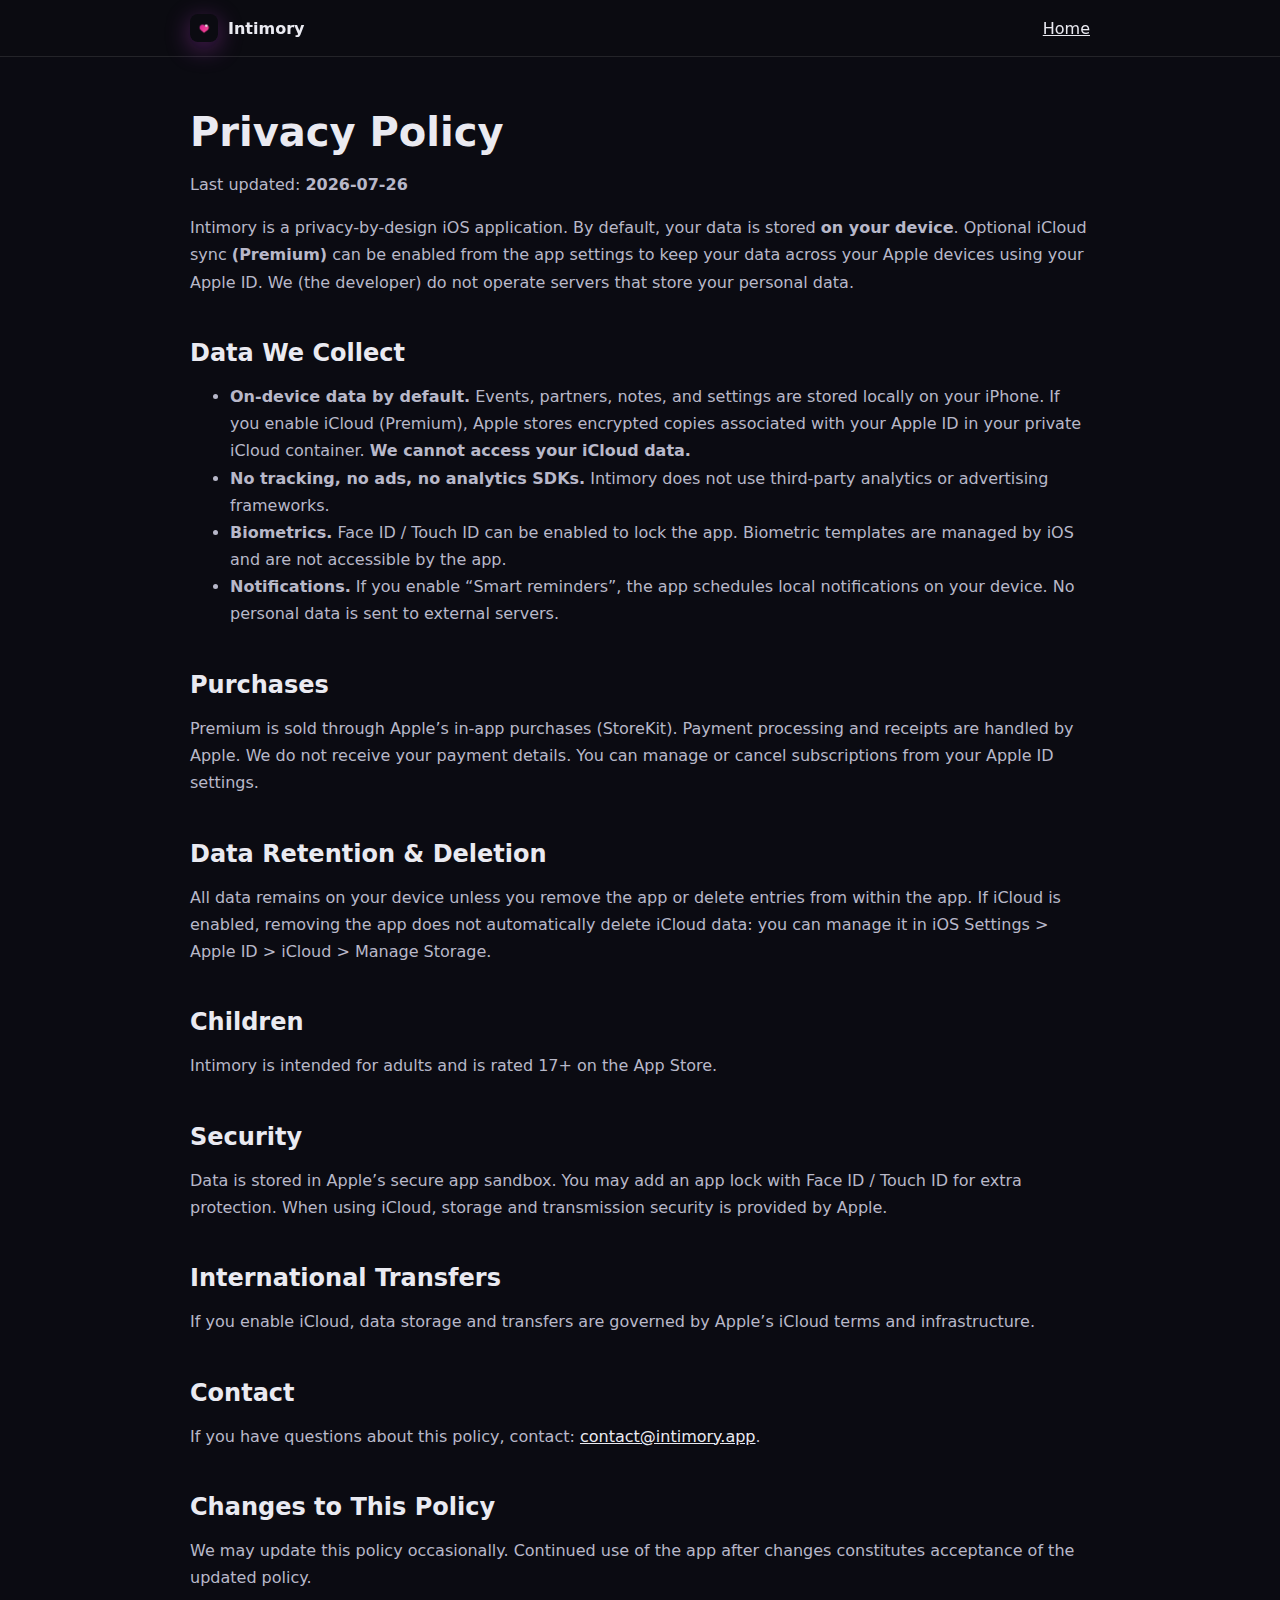
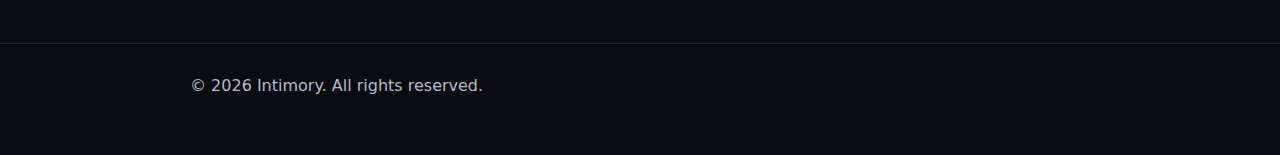
<file: privacy.html>
<!doctype html>
<html lang="en">

<head>
    <meta charset="utf-8" />
    <meta name="viewport" content="width=device-width, initial-scale=1" />
    <title>Intimory – Privacy Policy</title>
    <meta name="description" content="Privacy Policy for Intimory, a privacy-by-design iOS app." />
    <link rel="icon" href="./assets/logo.png?v=1">
    <link rel="canonical" href="https://intimory.app/privacy.html">
    <!-- <link rel="stylesheet" href="./site.css" /> -->
    <style>
        /* Minimal local styles if you don't extract site.css */
        body {
            margin: 0;
            background: #0b0b12;
            color: #eaeaf1;
            font-family: Inter, system-ui, -apple-system, Segoe UI, Roboto, Arial
        }

        .container {
            width: min(900px, 92%);
            margin: 0 auto
        }

        header {
            position: sticky;
            top: 0;
            background: #0b0b12cc;
            backdrop-filter: blur(8px);
            border-bottom: 1px solid rgba(255, 255, 255, .1)
        }

        .nav {
            display: flex;
            align-items: center;
            justify-content: space-between;
            padding: 14px 0
        }

        .brand {
            display: flex;
            gap: 10px;
            align-items: center;
            font-weight: 700
        }

        .brand img {
            width: 28px;
            height: 28px;
            border-radius: 8px;
            box-shadow: 0 6px 24px rgba(217, 70, 239, .35)
        }

        main {
            padding: 36px 0
        }

        h1 {
            font-size: clamp(26px, 4vw, 40px);
            margin: .4em 0
        }

        h2 {
            margin: 1.8em 0 .6em
        }

        p,
        li {
            color: #b8b8c9;
            line-height: 1.7
        }

        a {
            color: #eaeaf1
        }

        .muted {
            color: #b8b8c9
        }

        footer {
            padding: 32px 0 60px;
            border-top: 1px solid rgba(255, 255, 255, .1);
            color: #b8b8c9
        }
    </style>
</head>

<body>
    <header>
        <div class="container nav">
            <a href="./index.html" class="brand" style="text-decoration:none; color:inherit;">
                <img src="./assets/logo.png" alt="Intimory logo"
                    style="width:28px;height:28px;border-radius:8px;box-shadow:0 6px 24px rgba(217,70,239,.35)" />
                <span>Intimory</span>
            </a>
            <nav><a href="./index.html">Home</a></nav>
        </div>
    </header>

    <main class="container">
        <h1>Privacy Policy</h1>
        <p>Last updated: <strong><span id="date"></span></strong></p>

        <p>Intimory is a privacy-by-design iOS application. By default, your data is stored <strong>on your device</strong>. Optional iCloud sync <strong>(Premium)</strong> can be enabled from the app settings to keep your data across your Apple devices using your Apple ID. We (the developer) do not operate servers that store your personal data.</p>

        <h2>Data We Collect</h2>
        <ul>
           <li><strong>On-device data by default.</strong> Events, partners, notes, and settings are stored locally on your iPhone. If you enable iCloud (Premium), Apple stores encrypted copies associated with your Apple ID in your private iCloud container. <strong>We cannot access your iCloud data.</strong></li>
            <li><strong>No tracking, no ads, no analytics SDKs.</strong> Intimory does not use third-party analytics or
                advertising frameworks.</li>
            <li><strong>Biometrics.</strong> Face ID / Touch ID can be enabled to lock the app. Biometric templates are
                managed by iOS and are not accessible by the app.</li>
            <li><strong>Notifications.</strong> If you enable “Smart reminders”, the app schedules local notifications
                on your device. No personal data is sent to external servers.</li>
        </ul>

        <h2>Purchases</h2>
        <p>Premium is sold through Apple’s in-app purchases (StoreKit). Payment processing and receipts are handled by
            Apple. We do not receive your payment details. You can manage or cancel subscriptions from your Apple ID
            settings.</p>

        <h2>Data Retention & Deletion</h2>
        <p>All data remains on your device unless you remove the app or delete entries from within the app. If iCloud is
            enabled, removing the app does not automatically delete iCloud data: you can manage it in iOS Settings &gt;
            Apple ID &gt; iCloud &gt; Manage Storage.</p>

        <h2>Children</h2>
        <p>Intimory is intended for adults and is rated 17+ on the App Store.</p>

        <h2>Security</h2>
        <p>Data is stored in Apple’s secure app sandbox. You may add an app lock with Face ID / Touch ID for extra
            protection. When using iCloud, storage and transmission security is provided by Apple.</p>

        <h2>International Transfers</h2>
        <p>If you enable iCloud, data storage and transfers are governed by Apple’s iCloud terms and infrastructure.</p>

        <h2>Contact</h2>
        <p>If you have questions about this policy, contact: <a
                href="mailto:contact@intimory.app">contact@intimory.app</a>.</p>

        <h2>Changes to This Policy</h2>
        <p>We may update this policy occasionally. Continued use of the app after changes constitutes acceptance of the
            updated policy.</p>
    </main>

    <footer>
        <div class="container">© <span id="year"></span> Intimory. All rights reserved.</div>
    </footer>

    <script>
        const d = new Date();
        document.getElementById('year').textContent = d.getFullYear();
        document.getElementById('date').textContent = d.toISOString().slice(0, 10);
    </script>
</body>

</html>
</file>
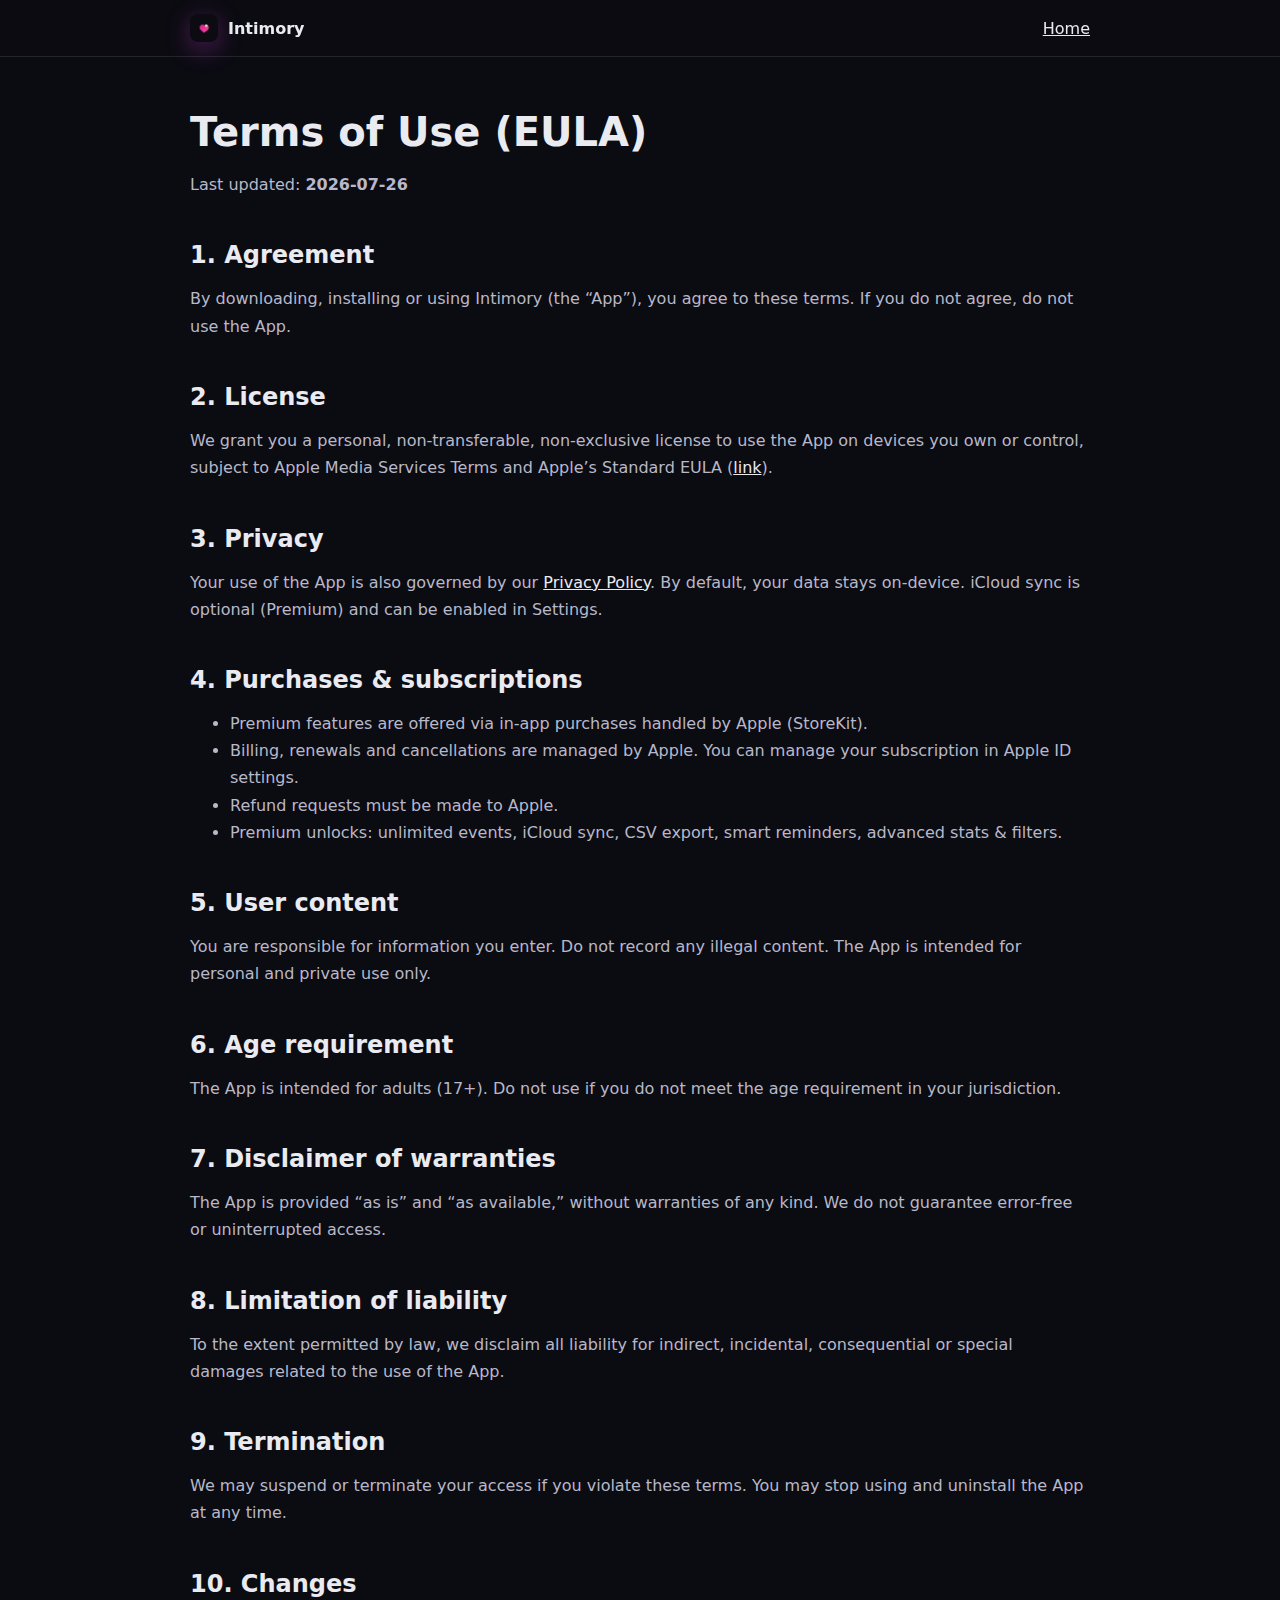
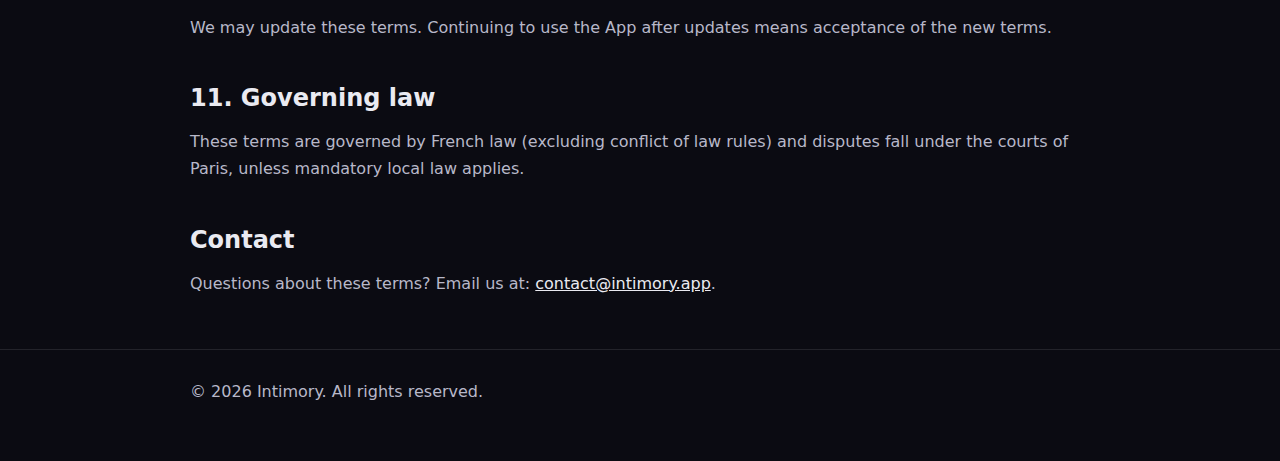
<file: terms.html>
<!doctype html>
<html lang="en">
<head>
  <meta charset="utf-8" />
  <meta name="viewport" content="width=device-width, initial-scale=1" />
  <title>Intimory – Terms of Use (EULA)</title>
  <meta name="description" content="Terms of Use (EULA) for Intimory app." />
  <link rel="icon" href="/assets/logo.png?v=1">
  <link rel="canonical" href="https://intimory.app/terms.html">

  <!-- Google tag (gtag.js) -->
    <script async src="https://www.googletagmanager.com/gtag/js?id=G-GTFM3S7ZV4"></script>
    <script>
      window.dataLayer = window.dataLayer || [];
      function gtag(){dataLayer.push(arguments);}
      gtag('js', new Date());
      gtag('config', 'G-GTFM3S7ZV4');
    </script>
    
  <style>
    body{margin:0;background:#0b0b12;color:#eaeaf1;font-family:Inter,system-ui,-apple-system,Segoe UI,Roboto,Arial}
    .container{width:min(900px,92%);margin:0 auto}
    header{position:sticky;top:0;background:#0b0b12cc;backdrop-filter:blur(8px);border-bottom:1px solid rgba(255,255,255,.1)}
    .nav{display:flex;align-items:center;justify-content:space-between;padding:14px 0}
    .brand{display:flex;gap:10px;align-items:center;font-weight:700}
    .brand img{width:28px;height:28px;border-radius:8px;box-shadow:0 6px 24px rgba(217,70,239,.35)}
    main{padding:36px 0}
    h1{font-size:clamp(26px,4vw,40px);margin:.4em 0}
    h2{margin:1.8em 0 .6em}
    p,li{color:#b8b8c9;line-height:1.7}
    a{color:#eaeaf1}
    footer{padding:32px 0 60px;border-top:1px solid rgba(255,255,255,.1);color:#b8b8c9}
  </style>
</head>
<body>
  <header>
    <div class="container nav">
      <a href="./index.html" class="brand" style="text-decoration:none;color:inherit">
        <img src="/assets/logo.png" alt="Intimory logo" />
        <span>Intimory</span>
      </a>
      <nav><a href="./index.html">Home</a></nav>
    </div>
  </header>

  <main class="container">
    <h1>Terms of Use (EULA)</h1>
    <p>Last updated: <strong><span id="date"></span></strong></p>

    <h2>1. Agreement</h2>
    <p>By downloading, installing or using Intimory (the “App”), you agree to these terms. If you do not agree, do not use the App.</p>

    <h2>2. License</h2>
    <p>We grant you a personal, non-transferable, non-exclusive license to use the App on devices you own or control,
       subject to Apple Media Services Terms and Apple’s Standard EULA
       (<a href="https://www.apple.com/legal/internet-services/itunes/dev/stdeula/">link</a>).</p>

    <h2>3. Privacy</h2>
    <p>Your use of the App is also governed by our <a href="./privacy.html">Privacy Policy</a>.
       By default, your data stays on-device. iCloud sync is optional (Premium) and can be enabled in Settings.</p>

    <h2>4. Purchases & subscriptions</h2>
    <ul>
      <li>Premium features are offered via in-app purchases handled by Apple (StoreKit).</li>
      <li>Billing, renewals and cancellations are managed by Apple. You can manage your subscription in Apple ID settings.</li>
      <li>Refund requests must be made to Apple.</li>
      <li>Premium unlocks: unlimited events, iCloud sync, CSV export, smart reminders, advanced stats & filters.</li>
    </ul>

    <h2>5. User content</h2>
    <p>You are responsible for information you enter. Do not record any illegal content. The App is intended for personal and private use only.</p>

    <h2>6. Age requirement</h2>
    <p>The App is intended for adults (17+). Do not use if you do not meet the age requirement in your jurisdiction.</p>

    <h2>7. Disclaimer of warranties</h2>
    <p>The App is provided “as is” and “as available,” without warranties of any kind. We do not guarantee error-free or uninterrupted access.</p>

    <h2>8. Limitation of liability</h2>
    <p>To the extent permitted by law, we disclaim all liability for indirect, incidental, consequential or special damages related to the use of the App.</p>

    <h2>9. Termination</h2>
    <p>We may suspend or terminate your access if you violate these terms. You may stop using and uninstall the App at any time.</p>

    <h2>10. Changes</h2>
    <p>We may update these terms. Continuing to use the App after updates means acceptance of the new terms.</p>

    <h2>11. Governing law</h2>
    <p>These terms are governed by French law (excluding conflict of law rules) and disputes fall under the courts of Paris, unless mandatory local law applies.</p>

    <h2>Contact</h2>
    <p>Questions about these terms? Email us at: <a href="mailto:contact@intimory.app">contact@intimory.app</a>.</p>
  </main>

  <footer>
    <div class="container">© <span id="year"></span> Intimory. All rights reserved.</div>
  </footer>

  <script>
    const d = new Date();
    document.getElementById('year').textContent = d.getFullYear();
    document.getElementById('date').textContent = d.toISOString().slice(0,10);
  </script>
</body>
</html>
</file>
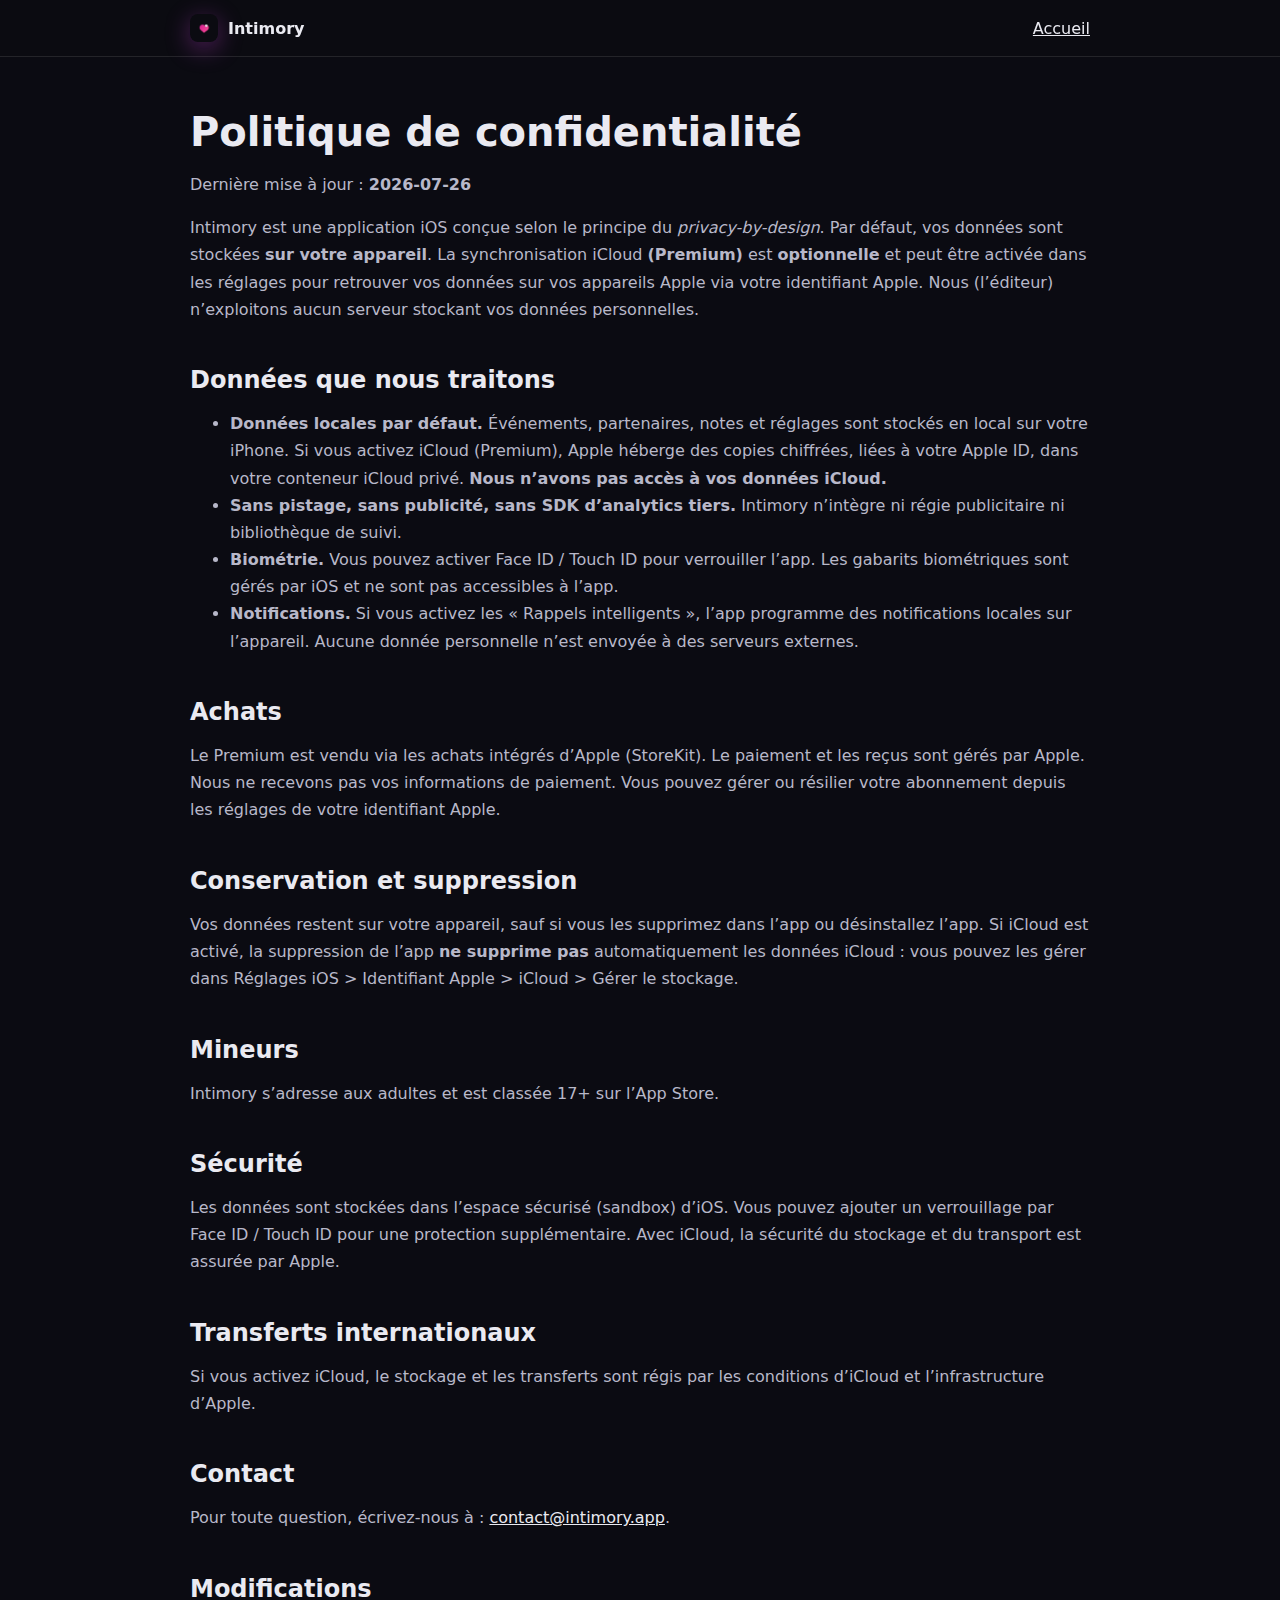
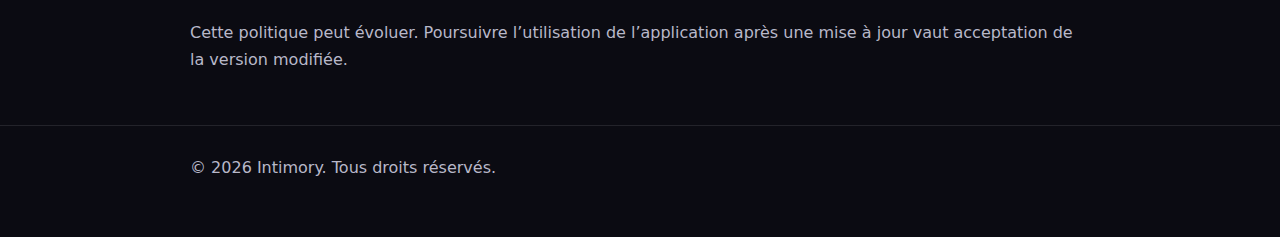
<file: fr/privacy.html>
<!doctype html>
<html lang="fr">

<head>
    <meta charset="utf-8" />
    <meta name="viewport" content="width=device-width, initial-scale=1" />
    <title>Intimory – Politique de confidentialité</title>
    <meta name="description"
        content="Politique de confidentialité d’Intimory, application iOS pensée pour la vie privée." />
    <link rel="icon" href="/assets/logo.png?v=1">
    <link rel="canonical" href="https://intimory.app/privacy.html">

    <!-- Google tag (gtag.js) -->
    <script async src="https://www.googletagmanager.com/gtag/js?id=G-GTFM3S7ZV4"></script>
    <script>
        window.dataLayer = window.dataLayer || [];
        function gtag() { dataLayer.push(arguments); }
        gtag('js', new Date());
        gtag('config', 'G-GTFM3S7ZV4');
    </script>

    <style>
        body {
            margin: 0;
            background: #0b0b12;
            color: #eaeaf1;
            font-family: Inter, system-ui, -apple-system, Segoe UI, Roboto, Arial
        }

        .container {
            width: min(900px, 92%);
            margin: 0 auto
        }

        header {
            position: sticky;
            top: 0;
            background: #0b0b12cc;
            backdrop-filter: blur(8px);
            border-bottom: 1px solid rgba(255, 255, 255, .1)
        }

        .nav {
            display: flex;
            align-items: center;
            justify-content: space-between;
            padding: 14px 0
        }

        .brand {
            display: flex;
            gap: 10px;
            align-items: center;
            font-weight: 700
        }

        .brand img {
            width: 28px;
            height: 28px;
            border-radius: 8px;
            box-shadow: 0 6px 24px rgba(217, 70, 239, .35)
        }

        main {
            padding: 36px 0
        }

        h1 {
            font-size: clamp(26px, 4vw, 40px);
            margin: .4em 0
        }

        h2 {
            margin: 1.8em 0 .6em
        }

        p,
        li {
            color: #b8b8c9;
            line-height: 1.7
        }

        a {
            color: #eaeaf1
        }

        .muted {
            color: #b8b8c9
        }

        footer {
            padding: 32px 0 60px;
            border-top: 1px solid rgba(255, 255, 255, .1);
            color: #b8b8c9
        }
    </style>
</head>

<body>
    <header>
        <div class="container nav">
            <a href="./index.html" class="brand" style="text-decoration:none;color:inherit">
                <img src="/assets/logo.png" alt="Logo Intimory" />
                <span>Intimory</span>
            </a>
            <nav><a href="./index.html">Accueil</a></nav>
        </div>
    </header>

    <main class="container">
        <h1>Politique de confidentialité</h1>
        <p>Dernière mise à jour&nbsp;: <strong><span id="date"></span></strong></p>

        <p>Intimory est une application iOS conçue selon le principe du <em>privacy-by-design</em>. Par défaut, vos
            données
            sont stockées <strong>sur votre appareil</strong>. La synchronisation iCloud <strong>(Premium)</strong> est
            <strong>optionnelle</strong> et peut être activée dans les réglages pour retrouver vos données sur vos
            appareils
            Apple via votre identifiant Apple. Nous (l’éditeur) n’exploitons aucun serveur stockant vos données
            personnelles.
        </p>

        <h2>Données que nous traitons</h2>
        <ul>
            <li><strong>Données locales par défaut.</strong> Événements, partenaires, notes et réglages sont stockés en
                local
                sur votre iPhone. Si vous activez iCloud (Premium), Apple héberge des copies chiffrées, liées à votre
                Apple ID,
                dans votre conteneur iCloud privé. <strong>Nous n’avons pas accès à vos données iCloud.</strong></li>
            <li><strong>Sans pistage, sans publicité, sans SDK d’analytics tiers.</strong> Intimory n’intègre ni régie
                publicitaire ni bibliothèque de suivi.</li>
            <li><strong>Biométrie.</strong> Vous pouvez activer Face ID / Touch ID pour verrouiller l’app. Les gabarits
                biométriques sont gérés par iOS et ne sont pas accessibles à l’app.</li>
            <li><strong>Notifications.</strong> Si vous activez les «&nbsp;Rappels intelligents&nbsp;», l’app programme
                des
                notifications locales sur l’appareil. Aucune donnée personnelle n’est envoyée à des serveurs externes.
            </li>
        </ul>

        <h2>Achats</h2>
        <p>Le Premium est vendu via les achats intégrés d’Apple (StoreKit). Le paiement et les reçus sont gérés par
            Apple.
            Nous ne recevons pas vos informations de paiement. Vous pouvez gérer ou résilier votre abonnement depuis les
            réglages de votre identifiant Apple.</p>

        <h2>Conservation et suppression</h2>
        <p>Vos données restent sur votre appareil, sauf si vous les supprimez dans l’app ou désinstallez l’app.
            Si iCloud est activé, la suppression de l’app <strong>ne supprime pas</strong> automatiquement les données
            iCloud&nbsp;:
            vous pouvez les gérer dans Réglages iOS &gt; Identifiant Apple &gt; iCloud &gt; Gérer le stockage.</p>

        <h2>Mineurs</h2>
        <p>Intimory s’adresse aux adultes et est classée 17+ sur l’App Store.</p>

        <h2>Sécurité</h2>
        <p>Les données sont stockées dans l’espace sécurisé (sandbox) d’iOS. Vous pouvez ajouter un verrouillage par
            Face ID /
            Touch ID pour une protection supplémentaire. Avec iCloud, la sécurité du stockage et du transport est
            assurée par Apple.</p>

        <h2>Transferts internationaux</h2>
        <p>Si vous activez iCloud, le stockage et les transferts sont régis par les conditions d’iCloud et
            l’infrastructure d’Apple.</p>

        <h2>Contact</h2>
        <p>Pour toute question, écrivez-nous à&nbsp;: <a href="mailto:contact@intimory.app">contact@intimory.app</a>.
        </p>

        <h2>Modifications</h2>
        <p>Cette politique peut évoluer. Poursuivre l’utilisation de l’application après une mise à jour vaut
            acceptation de
            la version modifiée.</p>
    </main>

    <footer>
        <div class="container">© <span id="year"></span> Intimory. Tous droits réservés.</div>
    </footer>

    <script>
        const d = new Date();
        document.getElementById('year').textContent = d.getFullYear();
        document.getElementById('date').textContent = d.toISOString().slice(0, 10);
    </script>
</body>

</html>
</file>
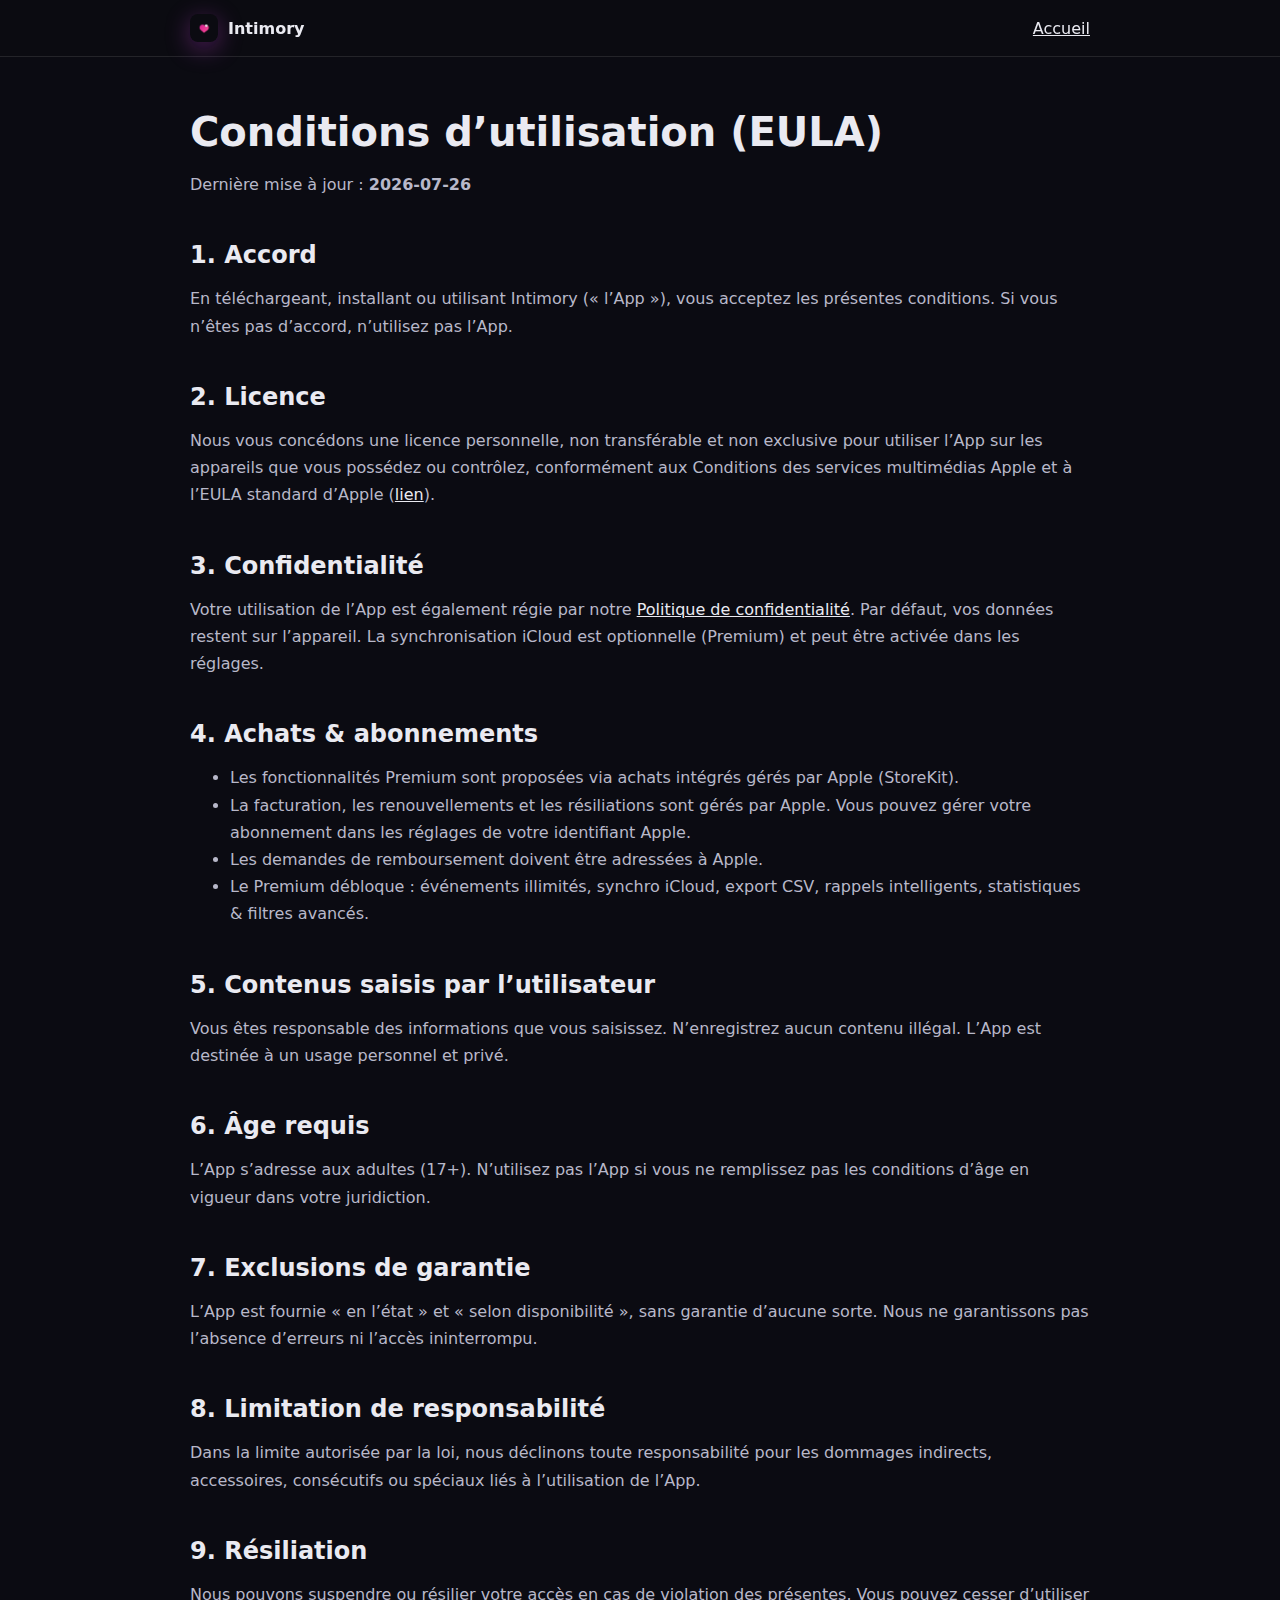
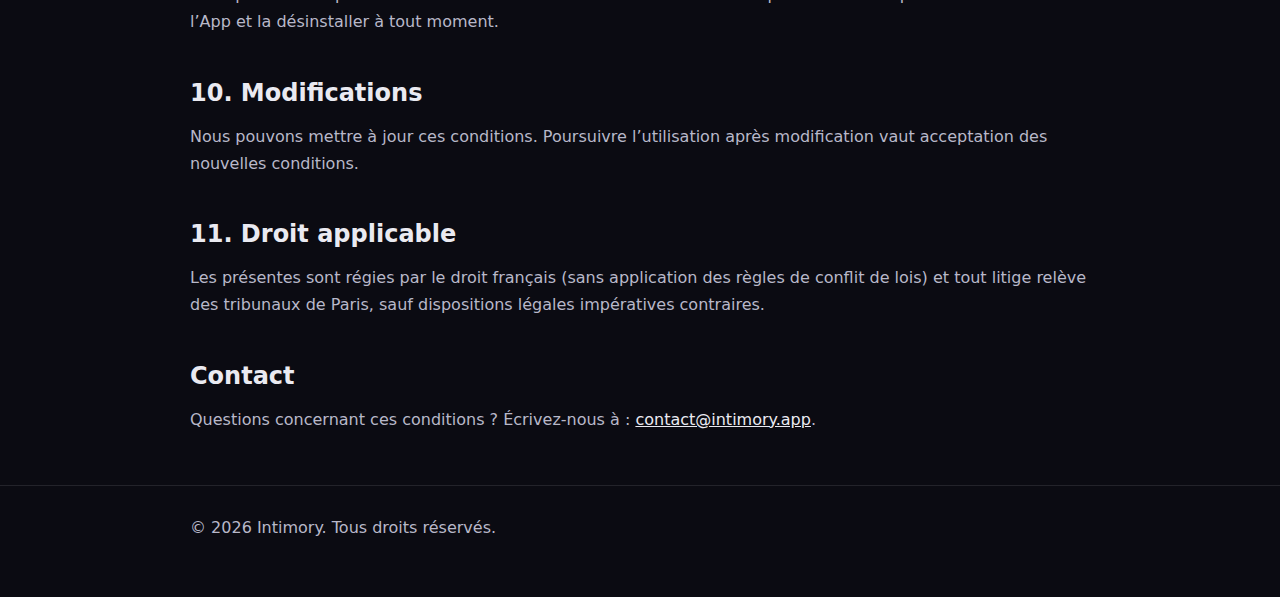
<file: fr/terms.html>
<!doctype html>
<html lang="fr">
<head>
  <meta charset="utf-8" />
  <meta name="viewport" content="width=device-width, initial-scale=1" />
  <title>Intimory – Conditions d’utilisation (EULA)</title>
  <meta name="description" content="Conditions d’utilisation (EULA) d’Intimory." />
  <link rel="icon" href="/assets/logo.png">
  <link rel="canonical" href="https://intimory.app/terms.html">
  <style>
    body{margin:0;background:#0b0b12;color:#eaeaf1;font-family:Inter,system-ui,-apple-system,Segoe UI,Roboto,Arial}
    .container{width:min(900px,92%);margin:0 auto}
    header{position:sticky;top:0;background:#0b0b12cc;backdrop-filter:blur(8px);border-bottom:1px solid rgba(255,255,255,.1)}
    .nav{display:flex;align-items:center;justify-content:space-between;padding:14px 0}
    .brand{display:flex;gap:10px;align-items:center;font-weight:700}
    .brand img{width:28px;height:28px;border-radius:8px;box-shadow:0 6px 24px rgba(217,70,239,.35)}
    main{padding:36px 0}
    h1{font-size:clamp(26px,4vw,40px);margin:.4em 0}
    h2{margin:1.8em 0 .6em}
    p,li{color:#b8b8c9;line-height:1.7}
    a{color:#eaeaf1}
    footer{padding:32px 0 60px;border-top:1px solid rgba(255,255,255,.1);color:#b8b8c9}
  </style>
</head>
<body>
  <header>
    <div class="container nav">
      <a href="./index.html" class="brand" style="text-decoration:none;color:inherit">
        <img src="/assets/logo.png" alt="Logo Intimory" />
        <span>Intimory</span>
      </a>
      <nav><a href="./index.html">Accueil</a></nav>
    </div>
  </header>

  <main class="container">
    <h1>Conditions d’utilisation (EULA)</h1>
    <p>Dernière mise à jour&nbsp;: <strong><span id="date"></span></strong></p>

    <h2>1. Accord</h2>
    <p>En téléchargeant, installant ou utilisant Intimory («&nbsp;l’App&nbsp;»), vous acceptez les présentes conditions.
       Si vous n’êtes pas d’accord, n’utilisez pas l’App.</p>

    <h2>2. Licence</h2>
    <p>Nous vous concédons une licence personnelle, non transférable et non exclusive pour utiliser l’App sur les
       appareils que vous possédez ou contrôlez, conformément aux Conditions des services multimédias Apple et à
       l’EULA standard d’Apple (<a href="https://www.apple.com/legal/internet-services/itunes/dev/stdeula/">lien</a>).</p>

    <h2>3. Confidentialité</h2>
    <p>Votre utilisation de l’App est également régie par notre <a href="./privacy.html">Politique de confidentialité</a>.
       Par défaut, vos données restent sur l’appareil. La synchronisation iCloud est optionnelle (Premium) et peut être
       activée dans les réglages.</p>

    <h2>4. Achats & abonnements</h2>
    <ul>
      <li>Les fonctionnalités Premium sont proposées via achats intégrés gérés par Apple (StoreKit).</li>
      <li>La facturation, les renouvellements et les résiliations sont gérés par Apple. Vous pouvez gérer votre
          abonnement dans les réglages de votre identifiant Apple.</li>
      <li>Les demandes de remboursement doivent être adressées à Apple.</li>
      <li>Le Premium débloque&nbsp;: événements illimités, synchro iCloud, export CSV, rappels intelligents,
          statistiques & filtres avancés.</li>
    </ul>

    <h2>5. Contenus saisis par l’utilisateur</h2>
    <p>Vous êtes responsable des informations que vous saisissez. N’enregistrez aucun contenu illégal. L’App est
       destinée à un usage personnel et privé.</p>

    <h2>6. Âge requis</h2>
    <p>L’App s’adresse aux adultes (17+). N’utilisez pas l’App si vous ne remplissez pas les conditions d’âge en vigueur
       dans votre juridiction.</p>

    <h2>7. Exclusions de garantie</h2>
    <p>L’App est fournie «&nbsp;en l’état&nbsp;» et «&nbsp;selon disponibilité&nbsp;», sans garantie d’aucune sorte.
       Nous ne garantissons pas l’absence d’erreurs ni l’accès ininterrompu.</p>

    <h2>8. Limitation de responsabilité</h2>
    <p>Dans la limite autorisée par la loi, nous déclinons toute responsabilité pour les dommages indirects, accessoires,
       consécutifs ou spéciaux liés à l’utilisation de l’App.</p>

    <h2>9. Résiliation</h2>
    <p>Nous pouvons suspendre ou résilier votre accès en cas de violation des présentes. Vous pouvez cesser d’utiliser
       l’App et la désinstaller à tout moment.</p>

    <h2>10. Modifications</h2>
    <p>Nous pouvons mettre à jour ces conditions. Poursuivre l’utilisation après modification vaut acceptation des
       nouvelles conditions.</p>

    <h2>11. Droit applicable</h2>
    <p>Les présentes sont régies par le droit français (sans application des règles de conflit de lois) et tout litige
       relève des tribunaux de Paris, sauf dispositions légales impératives contraires.</p>

    <h2>Contact</h2>
    <p>Questions concernant ces conditions&nbsp;? Écrivez-nous à&nbsp;: <a href="mailto:contact@intimory.app">contact@intimory.app</a>.</p>
  </main>

  <footer>
    <div class="container">© <span id="year"></span> Intimory. Tous droits réservés.</div>
  </footer>

  <script>
    const d = new Date();
    document.getElementById('year').textContent = d.getFullYear();
    document.getElementById('date').textContent = d.toISOString().slice(0,10);
  </script>
</body>
</html>
</file>
<file: site.css>
:root{
  --bg:#0c0c11; --card:#171821; --muted:#b9bfd3; --text:#fff;
  --accent:#e94aa6; --accent-2:#9b5cf6; --ring:rgba(233,74,166,.35);
  --border:rgba(255,255,255,.08);
  --shadow:0 10px 30px rgba(233,74,166,.20),0 6px 16px rgba(155,92,246,.15);
  --radius:16px; --radius-lg:20px; --max:1080px;
}

*{box-sizing:border-box}
html,body{
  margin:0;padding:0;
  background:radial-gradient(1200px 600px at 50% -200px,rgba(155,92,246,.15),transparent),var(--bg);
  color:var(--text);
  font-family:"Inter",system-ui,-apple-system,Segoe UI,Roboto,Helvetica,Arial,sans-serif;
  -webkit-font-smoothing:antialiased;-moz-osx-font-smoothing:grayscale;
}
a{color:var(--text);text-decoration:none}

.container{max-width:var(--max);margin:0 auto;padding:0 20px}

/* Header / nav */
header{
  position:sticky;top:0;z-index:50;
  backdrop-filter:saturate(180%) blur(8px);
  background:linear-gradient(to bottom,rgba(12,12,17,.8),rgba(12,12,17,.6));
  border-bottom:1px solid var(--border);
}
.nav{display:flex;align-items:center;justify-content:space-between;height:64px}
.brand{display:flex;gap:10px;align-items:center}
.brand img{width:28px;height:28px;border-radius:8px;box-shadow:var(--shadow)}
.brand span{font-weight:700;letter-spacing:.2px}
.navlinks{display:flex;gap:14px;align-items:center}

.badge{
  display:inline-block;padding:6px 10px;border-radius:999px;font-size:12px;
  background:rgba(233,74,166,.15);color:#ffd1ec;border:1px solid rgba(233,74,166,.35);
}

.btn{
  display:inline-flex;align-items:center;gap:8px;height:40px;padding:0 14px;
  border-radius:10px;border:1px solid var(--border);background:rgba(255,255,255,.02);
}
.btn:hover{border-color:rgba(255,255,255,.15)}
.btn-primary{background:linear-gradient(135deg,var(--accent),var(--accent-2));border:0;color:#fff;box-shadow:var(--shadow)}
.btn-ghost{background:transparent;border:1px solid var(--border)}

.muted{color:var(--muted)}
.hero{padding:72px 0 40px}
.hero-grid{display:grid;grid-template-columns:1.2fr .8fr;gap:28px}
.hero h1{font-size:42px;line-height:1.1;margin:14px 0 12px}
.lead{font-size:18px;color:#e8e9f0;opacity:.92;max-width:720px}
.cta{display:flex;gap:12px;margin-top:18px;flex-wrap:wrap}

.card{
  background:linear-gradient(180deg,rgba(255,255,255,.02),rgba(255,255,255,.01));
  border:1px solid var(--border);border-radius:var(--radius-lg);padding:16px;
}
.glass{background:linear-gradient(140deg,rgba(255,255,255,.05),rgba(255,255,255,.02));border:1px solid var(--border)}

section{padding:28px 0}
h2{font-size:28px;margin:0 0 12px}

.grid-2{display:grid;grid-template-columns:1fr 1fr;gap:16px}
.grid-3{display:grid;grid-template-columns:repeat(3,1fr);gap:16px}

.feature{padding:16px}
.feature h3{margin:8px 0 6px}

/* Utilitaires (pour remplacer les styles inline) */
.card-title{margin:0 0 10px}
.mt-16{margin-top:16px}
.mt-12{margin-top:12px}

.price{display:flex;align-items:baseline;gap:10px;margin:6px 0 2px}
.price .big{font-size:28px;font-weight:800}
.price .per{font-size:14px;color:var(--muted)}

.list{margin:10px 0 0;padding:0;list-style:none}
.list li{display:flex;gap:10px;align-items:flex-start;margin:8px 0}
.list .dot{margin-top:4px;width:8px;height:8px;border-radius:999px;background:linear-gradient(135deg,var(--accent),var(--accent-2))}

.legal small{color:var(--muted)}

footer{border-top:1px solid var(--border);margin-top:30px}
.footer-grid {
  display: grid;
  grid-template-columns: 1.2fr 1fr 1fr;
  gap: 18px;
  padding: 10px 20px; /* haut/bas 24px, gauche/droite 20px */
}.small{font-size:13px;color:var(--muted)}

@media (max-width:960px){
  .hero-grid{grid-template-columns:1fr}
  .grid-3,.grid-2{grid-template-columns:1fr}
}

@media (max-width:768px){
  main.article{
    padding-left:24px!important;
    padding-right:24px!important;
  }
  main.container{
    padding-left:24px!important;
    padding-right:24px!important;
  }
}

/* ---- Phone mockup ---- */
.mockup{
  aspect-ratio:390/844;width:100%;margin:0;border-radius:12px;overflow:hidden;
  border:1px solid var(--border);
  background:linear-gradient(160deg,rgba(233,74,166,.10),rgba(155,92,246,.08) 40%,rgba(255,255,255,.03));
  box-shadow:0 8px 24px rgba(0,0,0,.35);display:flex;align-items:center;justify-content:center;
}
.mockup>img{width:100%;height:100%;object-fit:contain;display:block}

/* --- Feature icons --- */
.feat-icon{
  width:40px;height:40px;display:inline-flex;align-items:center;justify-content:center;
  border-radius:10px;border:1px solid var(--border);
  background:linear-gradient(135deg,rgba(233,74,166,.18),rgba(155,92,246,.15));
  box-shadow:0 6px 18px rgba(233,74,166,.15);
}
.feat-icon svg{width:20px;height:20px;fill:#ffd1ec}
.feature .head{display:flex;align-items:center;gap:10px}

/* Version compacte pour mobile */
/* --- Burger menu --- */
.burger {
  display: none;
  font-size: 1.5rem;
  background: none;
  border: none;
  color: white;
  cursor: pointer;
}

/* Navigation par défaut */
.navlinks {
  display: flex;
  gap: 1rem;
  align-items: center;
}

/* Responsive */
@media (max-width: 768px) {
  .burger {
    display: block;
  }

  .navlinks {
    display: none;
    flex-direction: column;
    background: #111;
    position: absolute;
    top: 60px; /* hauteur du header */
    right: 0;
    width: 200px;
    padding: 1rem;
    border-radius: 8px;
    box-shadow: 0 2px 10px rgba(0,0,0,0.3);
  }

  .navlinks.active {
    display: flex;
  }
}

.nav-actions {
  display: flex;
  align-items: center;
  gap: 10px; /* espace entre le drapeau et le burger */
}

.nav-actions .lang-switch {
  font-size: 0.9rem;
  text-decoration: none;
  padding: 4px 8px;
  border-radius: 6px;
  background: rgba(255,255,255,0.05);
  transition: background 0.2s ease;
}

.nav-actions .lang-switch:hover {
  background: rgba(255,255,255,0.15);
}
</file>
